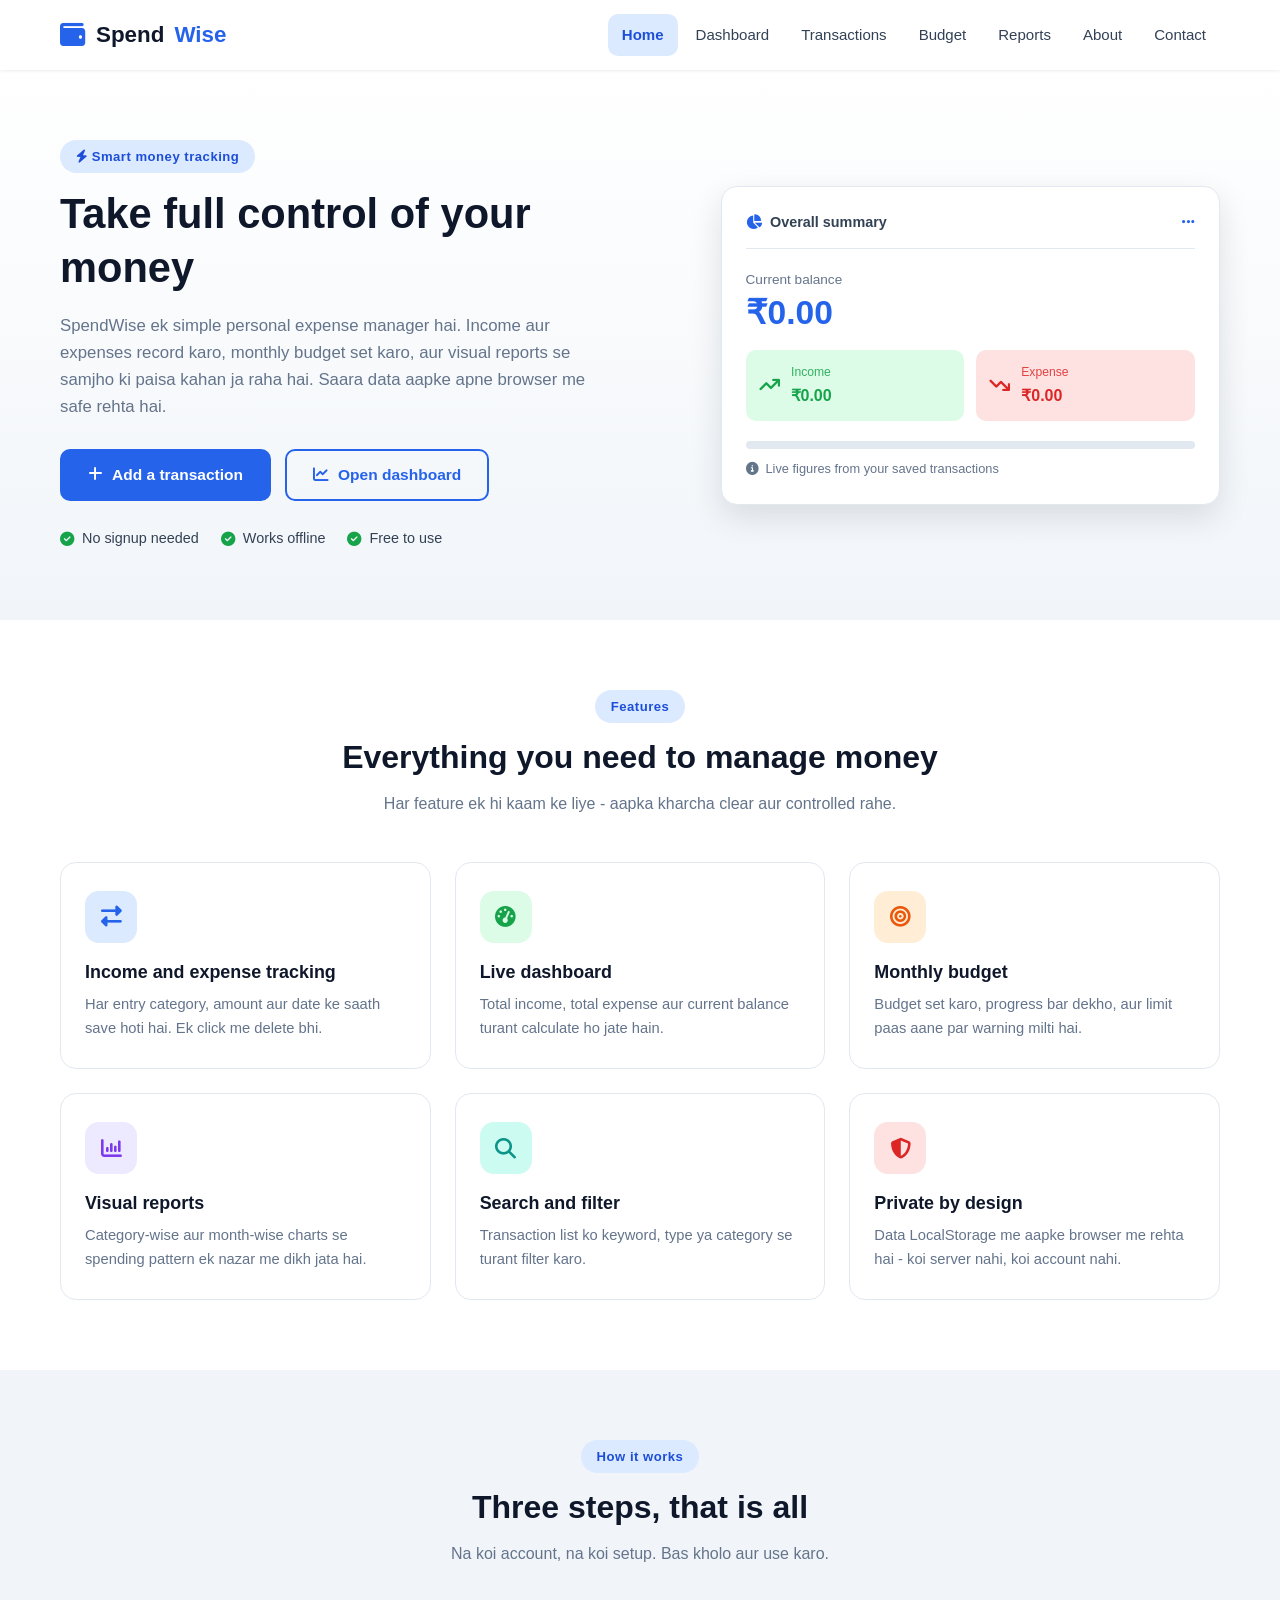
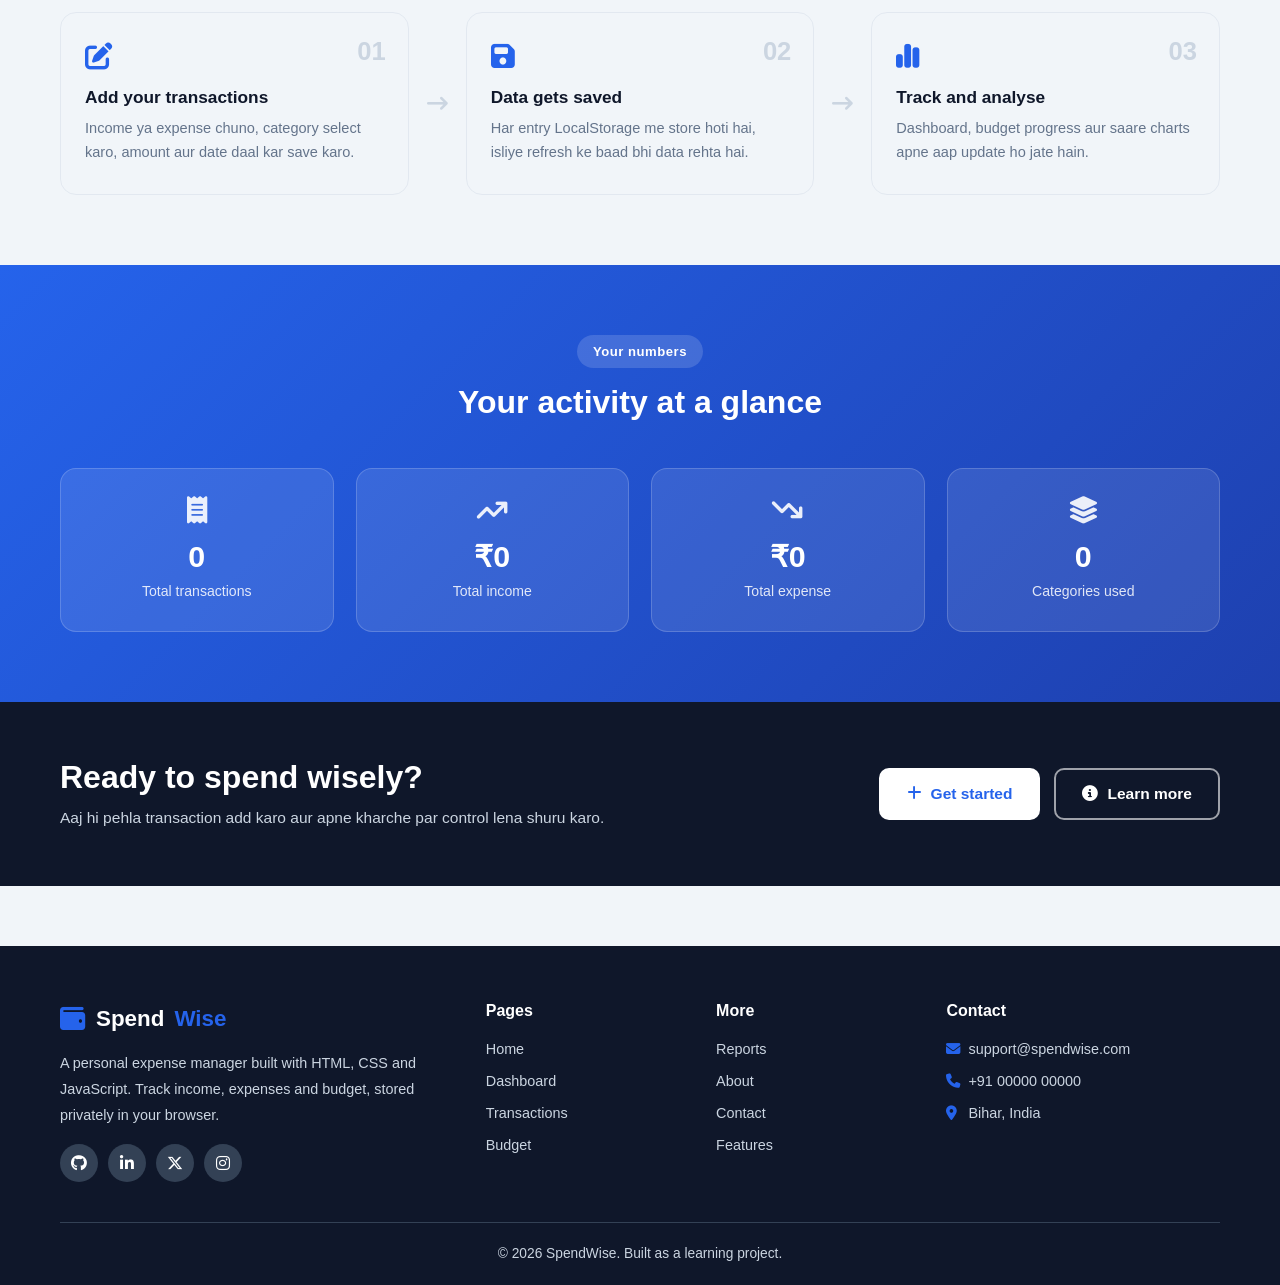
<file: index.html>
<!DOCTYPE html>
<html lang="en">
<head>
    <meta charset="UTF-8">
    <meta name="viewport" content="width=device-width, initial-scale=1.0">
    <title>SpendWise | Personal Expense Manager</title>
    <meta name="description" content="SpendWise - Track income, expenses and budget in one simple personal expense manager.">

    <link rel="stylesheet" href="https://cdnjs.cloudflare.com/ajax/libs/font-awesome/6.5.2/css/all.min.css">
    <link rel="stylesheet" href="css/style.css">
    <link rel="stylesheet" href="css/pages.css">
    <link rel="stylesheet" href="css/responsive.css">
</head>
<body>

    <!-- ============ NAVBAR ============ -->
    <nav class="navbar">
        <div class="nav-container">
            <a href="index.html" class="logo">
                <i class="fa-solid fa-wallet"></i> Spend<span>Wise</span>
            </a>
            <ul class="nav-menu" id="navMenu">
                <li><a href="index.html">Home</a></li>
                <li><a href="dashboard.html">Dashboard</a></li>
                <li><a href="transactions.html">Transactions</a></li>
                <li><a href="budget.html">Budget</a></li>
                <li><a href="reports.html">Reports</a></li>
                <li><a href="about.html">About</a></li>
                <li><a href="contact.html">Contact</a></li>
            </ul>
            <button class="menu-toggle" id="menuToggle" aria-label="Open menu">
                <i class="fa-solid fa-bars"></i>
            </button>
        </div>
    </nav>

    <!-- ============ SECTION 1 : HERO ============ -->
    <section class="hero">
        <div class="container hero-grid">
            <div class="hero-text fade-up">
                <span class="section-tag"><i class="fa-solid fa-bolt"></i> Smart money tracking</span>
                <h1>Take full control of your money</h1>
                <p>
                    SpendWise ek simple personal expense manager hai. Income aur expenses record karo,
                    monthly budget set karo, aur visual reports se samjho ki paisa kahan ja raha hai.
                    Saara data aapke apne browser me safe rehta hai.
                </p>
                <div class="hero-btns">
                    <a href="transactions.html" class="btn btn-primary">
                        <i class="fa-solid fa-plus"></i> Add a transaction
                    </a>
                    <a href="dashboard.html" class="btn btn-outline">
                        <i class="fa-solid fa-chart-line"></i> Open dashboard
                    </a>
                </div>
                <ul class="hero-points">
                    <li><i class="fa-solid fa-circle-check"></i> No signup needed</li>
                    <li><i class="fa-solid fa-circle-check"></i> Works offline</li>
                    <li><i class="fa-solid fa-circle-check"></i> Free to use</li>
                </ul>
            </div>

            <div class="hero-visual fade-up">
                <div class="preview-card">
                    <div class="preview-head">
                        <span><i class="fa-solid fa-chart-pie"></i> Overall summary</span>
                        <i class="fa-solid fa-ellipsis"></i>
                    </div>
                    <div class="preview-balance">
                        <p>Current balance</p>
                        <h3 id="heroBalance">&#8377;0.00</h3>
                    </div>
                    <div class="preview-stats">
                        <div class="preview-stat income">
                            <i class="fa-solid fa-arrow-trend-up"></i>
                            <div>
                                <small>Income</small>
                                <strong id="heroIncome">&#8377;0.00</strong>
                            </div>
                        </div>
                        <div class="preview-stat expense">
                            <i class="fa-solid fa-arrow-trend-down"></i>
                            <div>
                                <small>Expense</small>
                                <strong id="heroExpense">&#8377;0.00</strong>
                            </div>
                        </div>
                    </div>
                    <div class="preview-bar"><div class="preview-bar-fill" id="heroBar"></div></div>
                    <p class="preview-note">
                        <i class="fa-solid fa-circle-info"></i> Live figures from your saved transactions
                    </p>
                </div>
            </div>
        </div>
    </section>

    <!-- ============ SECTION 2 : FEATURES ============ -->
    <section class="section section-alt" id="features">
        <div class="container">
            <div class="section-header">
                <span class="section-tag">Features</span>
                <h2>Everything you need to manage money</h2>
                <p>Har feature ek hi kaam ke liye - aapka kharcha clear aur controlled rahe.</p>
            </div>

            <div class="features-grid">
                <article class="feature-card">
                    <div class="feature-icon blue"><i class="fa-solid fa-right-left"></i></div>
                    <h3>Income and expense tracking</h3>
                    <p>Har entry category, amount aur date ke saath save hoti hai. Ek click me delete bhi.</p>
                </article>
                <article class="feature-card">
                    <div class="feature-icon green"><i class="fa-solid fa-gauge-high"></i></div>
                    <h3>Live dashboard</h3>
                    <p>Total income, total expense aur current balance turant calculate ho jate hain.</p>
                </article>
                <article class="feature-card">
                    <div class="feature-icon orange"><i class="fa-solid fa-bullseye"></i></div>
                    <h3>Monthly budget</h3>
                    <p>Budget set karo, progress bar dekho, aur limit paas aane par warning milti hai.</p>
                </article>
                <article class="feature-card">
                    <div class="feature-icon purple"><i class="fa-solid fa-chart-column"></i></div>
                    <h3>Visual reports</h3>
                    <p>Category-wise aur month-wise charts se spending pattern ek nazar me dikh jata hai.</p>
                </article>
                <article class="feature-card">
                    <div class="feature-icon teal"><i class="fa-solid fa-magnifying-glass"></i></div>
                    <h3>Search and filter</h3>
                    <p>Transaction list ko keyword, type ya category se turant filter karo.</p>
                </article>
                <article class="feature-card">
                    <div class="feature-icon red"><i class="fa-solid fa-shield-halved"></i></div>
                    <h3>Private by design</h3>
                    <p>Data LocalStorage me aapke browser me rehta hai - koi server nahi, koi account nahi.</p>
                </article>
            </div>
        </div>
    </section>

    <!-- ============ SECTION 3 : HOW IT WORKS ============ -->
    <section class="section" id="how">
        <div class="container">
            <div class="section-header">
                <span class="section-tag">How it works</span>
                <h2>Three steps, that is all</h2>
                <p>Na koi account, na koi setup. Bas kholo aur use karo.</p>
            </div>

            <div class="steps-grid">
                <div class="step-card">
                    <span class="step-number">01</span>
                    <i class="fa-solid fa-pen-to-square step-icon"></i>
                    <h3>Add your transactions</h3>
                    <p>Income ya expense chuno, category select karo, amount aur date daal kar save karo.</p>
                </div>
                <div class="step-arrow"><i class="fa-solid fa-arrow-right-long"></i></div>
                <div class="step-card">
                    <span class="step-number">02</span>
                    <i class="fa-solid fa-floppy-disk step-icon"></i>
                    <h3>Data gets saved</h3>
                    <p>Har entry LocalStorage me store hoti hai, isliye refresh ke baad bhi data rehta hai.</p>
                </div>
                <div class="step-arrow"><i class="fa-solid fa-arrow-right-long"></i></div>
                <div class="step-card">
                    <span class="step-number">03</span>
                    <i class="fa-solid fa-chart-simple step-icon"></i>
                    <h3>Track and analyse</h3>
                    <p>Dashboard, budget progress aur saare charts apne aap update ho jate hain.</p>
                </div>
            </div>
        </div>
    </section>

    <!-- ============ SECTION 4 : STATISTICS ============ -->
    <section class="stats-section">
        <div class="container">
            <div class="section-header">
                <span class="section-tag light">Your numbers</span>
                <h2>Your activity at a glance</h2>
            </div>
            <div class="stats-grid">
                <div class="stat-box">
                    <i class="fa-solid fa-receipt"></i>
                    <h3 id="statTransactions">0</h3>
                    <p>Total transactions</p>
                </div>
                <div class="stat-box">
                    <i class="fa-solid fa-arrow-trend-up"></i>
                    <h3 id="statIncome">&#8377;0</h3>
                    <p>Total income</p>
                </div>
                <div class="stat-box">
                    <i class="fa-solid fa-arrow-trend-down"></i>
                    <h3 id="statExpense">&#8377;0</h3>
                    <p>Total expense</p>
                </div>
                <div class="stat-box">
                    <i class="fa-solid fa-layer-group"></i>
                    <h3 id="statCategories">0</h3>
                    <p>Categories used</p>
                </div>
            </div>
        </div>
    </section>

    <!-- ============ SECTION 5 : CTA ============ -->
    <section class="cta-section">
        <div class="container cta-inner">
            <div>
                <h2>Ready to spend wisely?</h2>
                <p>Aaj hi pehla transaction add karo aur apne kharche par control lena shuru karo.</p>
            </div>
            <div class="cta-btns">
                <a href="transactions.html" class="btn btn-light"><i class="fa-solid fa-plus"></i> Get started</a>
                <a href="about.html" class="btn btn-outline-light"><i class="fa-solid fa-circle-info"></i> Learn more</a>
            </div>
        </div>
    </section>

    <!-- ============ FOOTER ============ -->
    <footer class="footer">
        <div class="container">
            <div class="footer-grid">
                <div class="footer-col">
                    <div class="logo"><i class="fa-solid fa-wallet"></i> Spend<span>Wise</span></div>
                    <p>A personal expense manager built with HTML, CSS and JavaScript. Track income, expenses and budget, stored privately in your browser.</p>
                    <div class="social-links">
                        <a href="#" aria-label="GitHub"><i class="fa-brands fa-github"></i></a>
                        <a href="#" aria-label="LinkedIn"><i class="fa-brands fa-linkedin-in"></i></a>
                        <a href="#" aria-label="Twitter"><i class="fa-brands fa-x-twitter"></i></a>
                        <a href="#" aria-label="Instagram"><i class="fa-brands fa-instagram"></i></a>
                    </div>
                </div>
                <div class="footer-col">
                    <h4>Pages</h4>
                    <ul>
                        <li><a href="index.html">Home</a></li>
                        <li><a href="dashboard.html">Dashboard</a></li>
                        <li><a href="transactions.html">Transactions</a></li>
                        <li><a href="budget.html">Budget</a></li>
                    </ul>
                </div>
                <div class="footer-col">
                    <h4>More</h4>
                    <ul>
                        <li><a href="reports.html">Reports</a></li>
                        <li><a href="about.html">About</a></li>
                        <li><a href="contact.html">Contact</a></li>
                        <li><a href="#features">Features</a></li>
                    </ul>
                </div>
                <div class="footer-col">
                    <h4>Contact</h4>
                    <ul>
                        <li><i class="fa-solid fa-envelope"></i> support@spendwise.com</li>
                        <li><i class="fa-solid fa-phone"></i> +91 00000 00000</li>
                        <li><i class="fa-solid fa-location-dot"></i> Bihar, India</li>
                    </ul>
                </div>
            </div>
            <div class="footer-bottom"><p>&copy; 2026 SpendWise. Built as a learning project.</p></div>
        </div>
    </footer>

    <div id="toast"><i class="fa-solid fa-circle-check"></i><span id="toastMessage">Message</span></div>

    <script src="js/main.js"></script>
    <script src="js/home.js"></script>
</body>
</html>
</file>
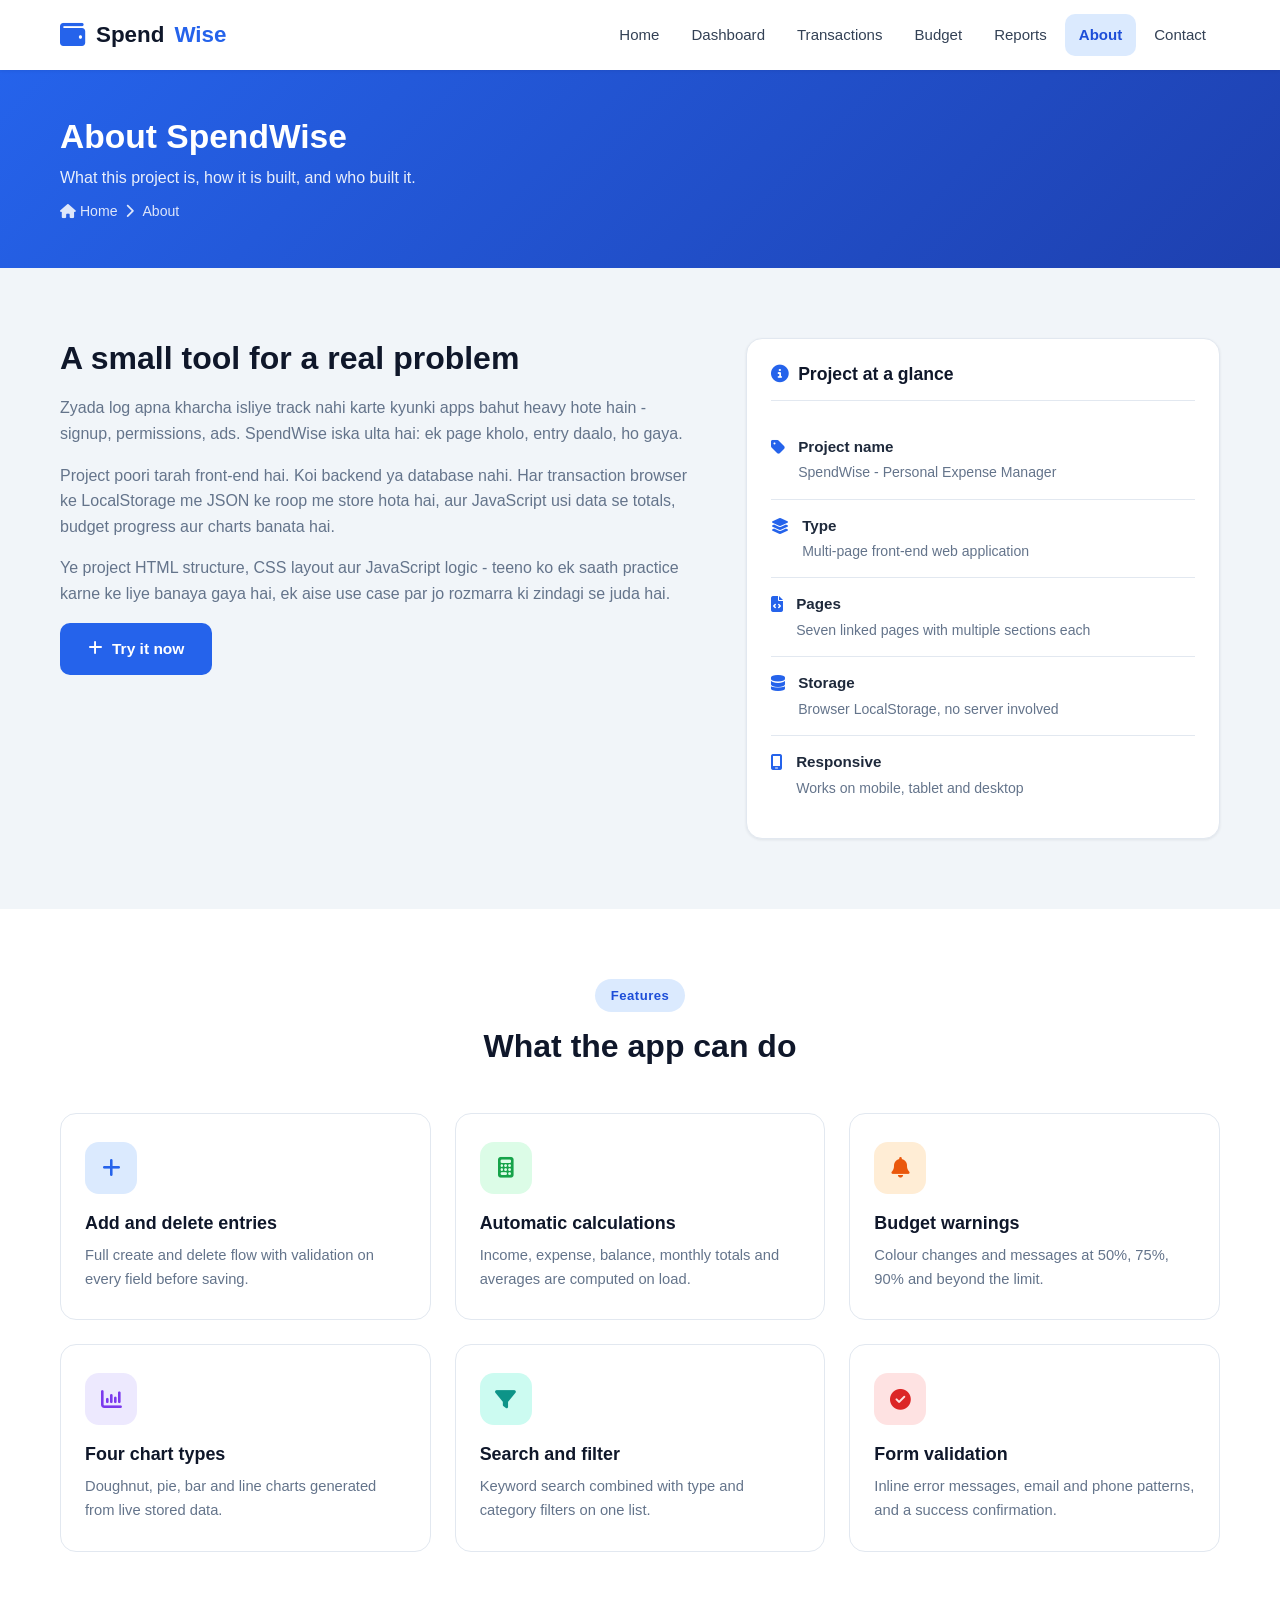
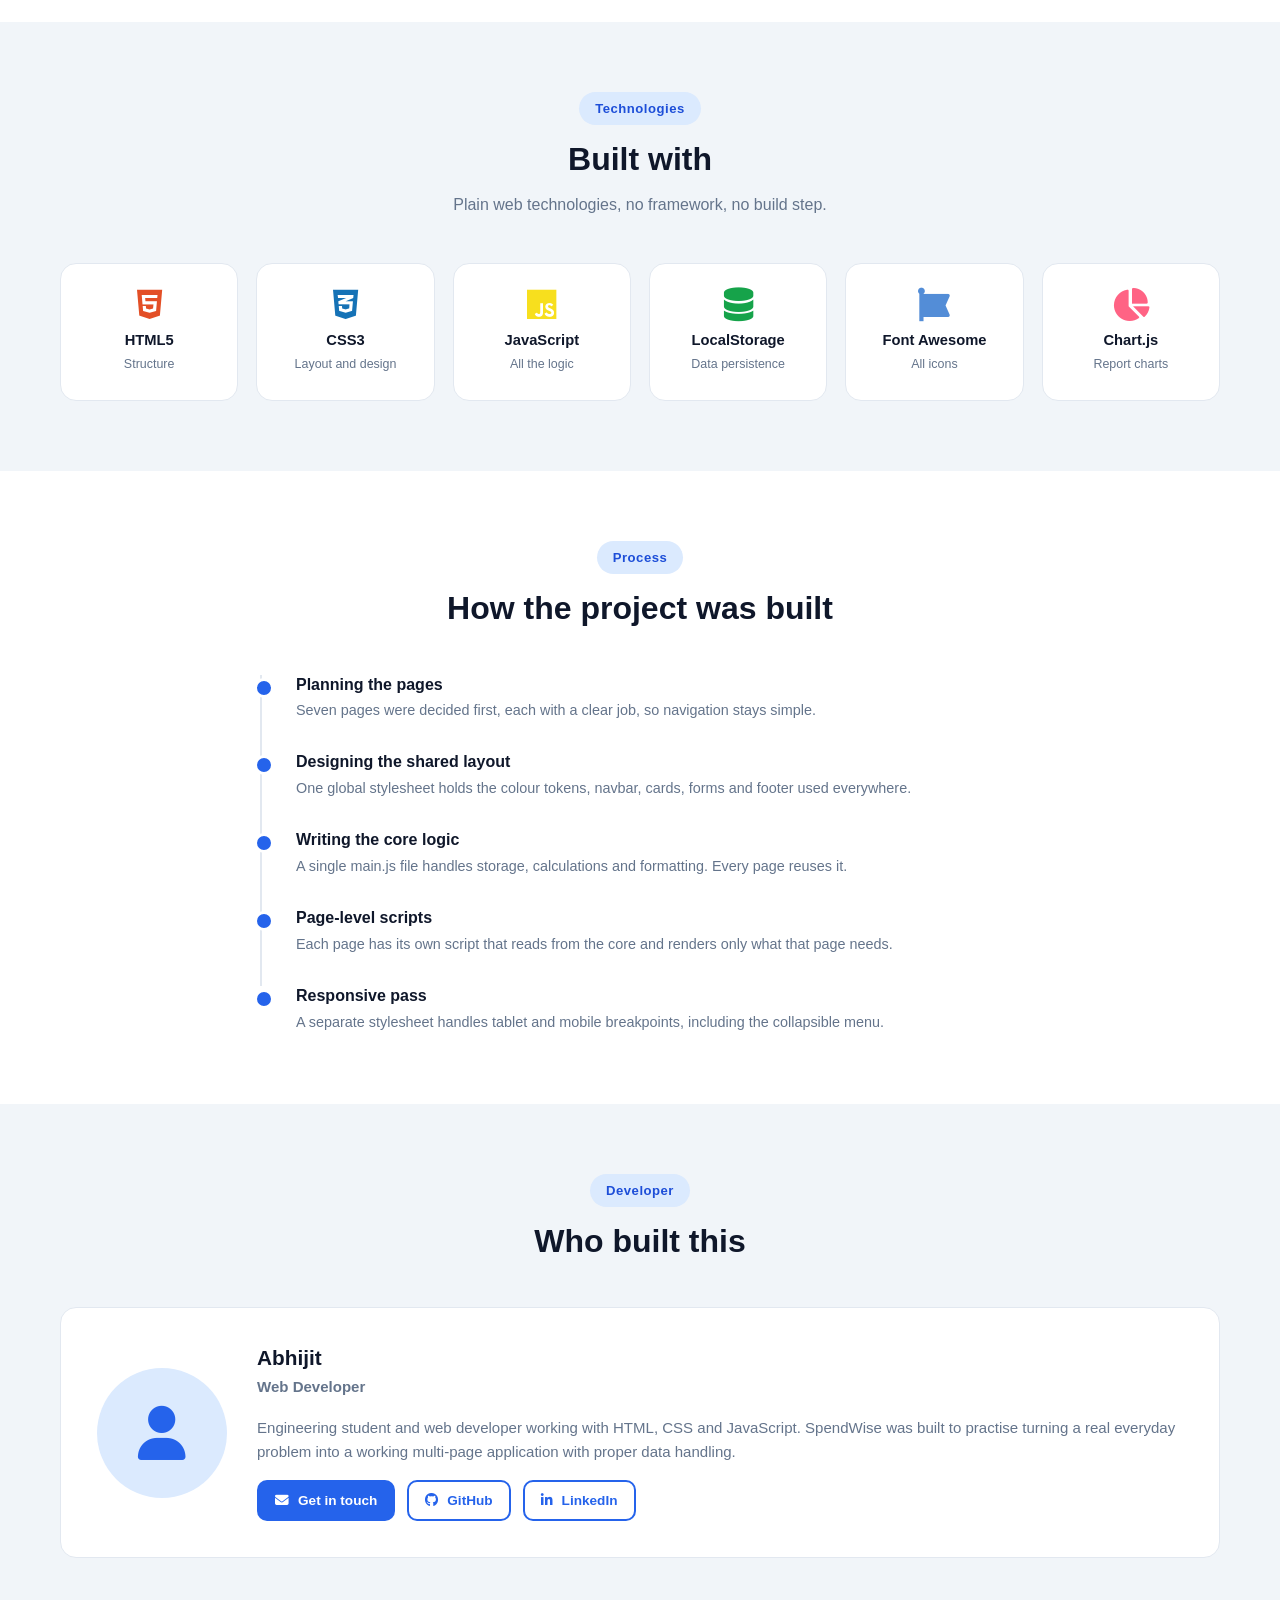
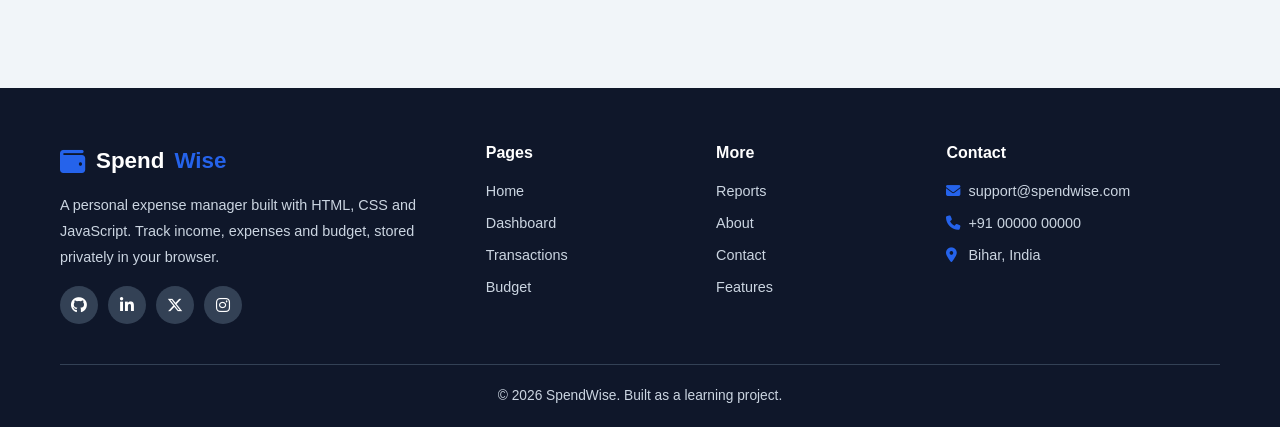
<file: about.html>
<!DOCTYPE html>
<html lang="en">
<head>
    <meta charset="UTF-8">
    <meta name="viewport" content="width=device-width, initial-scale=1.0">
    <title>About | SpendWise</title>
    <meta name="description" content="About the SpendWise project, its features, technologies and developer.">

    <link rel="stylesheet" href="https://cdnjs.cloudflare.com/ajax/libs/font-awesome/6.5.2/css/all.min.css">
    <link rel="stylesheet" href="css/style.css">
    <link rel="stylesheet" href="css/pages.css">
    <link rel="stylesheet" href="css/responsive.css">
</head>
<body>

    <nav class="navbar">
        <div class="nav-container">
            <a href="index.html" class="logo"><i class="fa-solid fa-wallet"></i> Spend<span>Wise</span></a>
            <ul class="nav-menu" id="navMenu">
                <li><a href="index.html">Home</a></li>
                <li><a href="dashboard.html">Dashboard</a></li>
                <li><a href="transactions.html">Transactions</a></li>
                <li><a href="budget.html">Budget</a></li>
                <li><a href="reports.html">Reports</a></li>
                <li><a href="about.html">About</a></li>
                <li><a href="contact.html">Contact</a></li>
            </ul>
            <button class="menu-toggle" id="menuToggle" aria-label="Open menu"><i class="fa-solid fa-bars"></i></button>
        </div>
    </nav>

    <header class="page-header">
        <div class="container">
            <h1>About SpendWise</h1>
            <p>What this project is, how it is built, and who built it.</p>
            <nav class="breadcrumb">
                <a href="index.html"><i class="fa-solid fa-house"></i> Home</a>
                <i class="fa-solid fa-chevron-right"></i>
                <span>About</span>
            </nav>
        </div>
    </header>

    <!-- ============ SECTION 1 : PROJECT INFO ============ -->
    <section class="section">
        <div class="container about-grid">
            <div class="about-text">
                <h2>A small tool for a real problem</h2>
                <p>
                    Zyada log apna kharcha isliye track nahi karte kyunki apps bahut heavy hote hain -
                    signup, permissions, ads. SpendWise iska ulta hai: ek page kholo, entry daalo, ho gaya.
                </p>
                <p>
                    Project poori tarah front-end hai. Koi backend ya database nahi. Har transaction browser
                    ke LocalStorage me JSON ke roop me store hota hai, aur JavaScript usi data se totals,
                    budget progress aur charts banata hai.
                </p>
                <p>
                    Ye project HTML structure, CSS layout aur JavaScript logic - teeno ko ek saath practice
                    karne ke liye banaya gaya hai, ek aise use case par jo rozmarra ki zindagi se juda hai.
                </p>
                <a href="transactions.html" class="btn btn-primary">
                    <i class="fa-solid fa-plus"></i> Try it now
                </a>
            </div>

            <div class="card">
                <div class="card-header"><h3><i class="fa-solid fa-circle-info"></i> Project at a glance</h3></div>
                <ul class="info-list">
                    <li>
                        <i class="fa-solid fa-tag"></i>
                        <div><strong>Project name</strong><span>SpendWise - Personal Expense Manager</span></div>
                    </li>
                    <li>
                        <i class="fa-solid fa-layer-group"></i>
                        <div><strong>Type</strong><span>Multi-page front-end web application</span></div>
                    </li>
                    <li>
                        <i class="fa-solid fa-file-code"></i>
                        <div><strong>Pages</strong><span>Seven linked pages with multiple sections each</span></div>
                    </li>
                    <li>
                        <i class="fa-solid fa-database"></i>
                        <div><strong>Storage</strong><span>Browser LocalStorage, no server involved</span></div>
                    </li>
                    <li>
                        <i class="fa-solid fa-mobile-screen"></i>
                        <div><strong>Responsive</strong><span>Works on mobile, tablet and desktop</span></div>
                    </li>
                </ul>
            </div>
        </div>
    </section>

    <!-- ============ SECTION 2 : FEATURES ============ -->
    <section class="section section-alt">
        <div class="container">
            <div class="section-header">
                <span class="section-tag">Features</span>
                <h2>What the app can do</h2>
            </div>

            <div class="features-grid">
                <article class="feature-card">
                    <div class="feature-icon blue"><i class="fa-solid fa-plus"></i></div>
                    <h3>Add and delete entries</h3>
                    <p>Full create and delete flow with validation on every field before saving.</p>
                </article>
                <article class="feature-card">
                    <div class="feature-icon green"><i class="fa-solid fa-calculator"></i></div>
                    <h3>Automatic calculations</h3>
                    <p>Income, expense, balance, monthly totals and averages are computed on load.</p>
                </article>
                <article class="feature-card">
                    <div class="feature-icon orange"><i class="fa-solid fa-bell"></i></div>
                    <h3>Budget warnings</h3>
                    <p>Colour changes and messages at 50%, 75%, 90% and beyond the limit.</p>
                </article>
                <article class="feature-card">
                    <div class="feature-icon purple"><i class="fa-solid fa-chart-column"></i></div>
                    <h3>Four chart types</h3>
                    <p>Doughnut, pie, bar and line charts generated from live stored data.</p>
                </article>
                <article class="feature-card">
                    <div class="feature-icon teal"><i class="fa-solid fa-filter"></i></div>
                    <h3>Search and filter</h3>
                    <p>Keyword search combined with type and category filters on one list.</p>
                </article>
                <article class="feature-card">
                    <div class="feature-icon red"><i class="fa-solid fa-circle-check"></i></div>
                    <h3>Form validation</h3>
                    <p>Inline error messages, email and phone patterns, and a success confirmation.</p>
                </article>
            </div>
        </div>
    </section>

    <!-- ============ SECTION 3 : TECHNOLOGIES ============ -->
    <section class="section">
        <div class="container">
            <div class="section-header">
                <span class="section-tag">Technologies</span>
                <h2>Built with</h2>
                <p>Plain web technologies, no framework, no build step.</p>
            </div>

            <div class="tech-grid">
                <div class="tech-card">
                    <i class="fa-brands fa-html5 tech-html"></i>
                    <h4>HTML5</h4>
                    <span>Structure</span>
                </div>
                <div class="tech-card">
                    <i class="fa-brands fa-css3-alt tech-css"></i>
                    <h4>CSS3</h4>
                    <span>Layout and design</span>
                </div>
                <div class="tech-card">
                    <i class="fa-brands fa-js tech-js"></i>
                    <h4>JavaScript</h4>
                    <span>All the logic</span>
                </div>
                <div class="tech-card">
                    <i class="fa-solid fa-database tech-store"></i>
                    <h4>LocalStorage</h4>
                    <span>Data persistence</span>
                </div>
                <div class="tech-card">
                    <i class="fa-brands fa-font-awesome tech-fa"></i>
                    <h4>Font Awesome</h4>
                    <span>All icons</span>
                </div>
                <div class="tech-card">
                    <i class="fa-solid fa-chart-pie tech-chart"></i>
                    <h4>Chart.js</h4>
                    <span>Report charts</span>
                </div>
            </div>
        </div>
    </section>

    <!-- ============ SECTION 4 : HOW IT WAS BUILT ============ -->
    <section class="section section-alt">
        <div class="container">
            <div class="section-header">
                <span class="section-tag">Process</span>
                <h2>How the project was built</h2>
            </div>

            <div class="timeline">
                <div class="timeline-item">
                    <h4>Planning the pages</h4>
                    <p>Seven pages were decided first, each with a clear job, so navigation stays simple.</p>
                </div>
                <div class="timeline-item">
                    <h4>Designing the shared layout</h4>
                    <p>One global stylesheet holds the colour tokens, navbar, cards, forms and footer used everywhere.</p>
                </div>
                <div class="timeline-item">
                    <h4>Writing the core logic</h4>
                    <p>A single main.js file handles storage, calculations and formatting. Every page reuses it.</p>
                </div>
                <div class="timeline-item">
                    <h4>Page-level scripts</h4>
                    <p>Each page has its own script that reads from the core and renders only what that page needs.</p>
                </div>
                <div class="timeline-item">
                    <h4>Responsive pass</h4>
                    <p>A separate stylesheet handles tablet and mobile breakpoints, including the collapsible menu.</p>
                </div>
            </div>
        </div>
    </section>

    <!-- ============ SECTION 5 : DEVELOPER ============ -->
    <section class="section">
        <div class="container">
            <div class="section-header">
                <span class="section-tag">Developer</span>
                <h2>Who built this</h2>
            </div>

            <div class="developer-card">
                <div class="dev-avatar"><i class="fa-solid fa-user"></i></div>
                <div class="dev-info">
                    <h3>Abhijit</h3>
                    <p class="dev-role">Web Developer</p>
                    <p>
                        Engineering student and web developer working with HTML, CSS and JavaScript.
                        SpendWise was built to practise turning a real everyday problem into a working
                        multi-page application with proper data handling.
                    </p>
                    <div class="dev-links">
                        <a href="contact.html" class="btn btn-primary btn-sm"><i class="fa-solid fa-envelope"></i> Get in touch</a>
                        <a href="#" class="btn btn-outline btn-sm"><i class="fa-brands fa-github"></i> GitHub</a>
                        <a href="#" class="btn btn-outline btn-sm"><i class="fa-brands fa-linkedin-in"></i> LinkedIn</a>
                    </div>
                </div>
            </div>
        </div>
    </section>

    <footer class="footer">
        <div class="container">
            <div class="footer-grid">
                <div class="footer-col">
                    <div class="logo"><i class="fa-solid fa-wallet"></i> Spend<span>Wise</span></div>
                    <p>A personal expense manager built with HTML, CSS and JavaScript. Track income, expenses and budget, stored privately in your browser.</p>
                    <div class="social-links">
                        <a href="#" aria-label="GitHub"><i class="fa-brands fa-github"></i></a>
                        <a href="#" aria-label="LinkedIn"><i class="fa-brands fa-linkedin-in"></i></a>
                        <a href="#" aria-label="Twitter"><i class="fa-brands fa-x-twitter"></i></a>
                        <a href="#" aria-label="Instagram"><i class="fa-brands fa-instagram"></i></a>
                    </div>
                </div>
                <div class="footer-col">
                    <h4>Pages</h4>
                    <ul>
                        <li><a href="index.html">Home</a></li>
                        <li><a href="dashboard.html">Dashboard</a></li>
                        <li><a href="transactions.html">Transactions</a></li>
                        <li><a href="budget.html">Budget</a></li>
                    </ul>
                </div>
                <div class="footer-col">
                    <h4>More</h4>
                    <ul>
                        <li><a href="reports.html">Reports</a></li>
                        <li><a href="about.html">About</a></li>
                        <li><a href="contact.html">Contact</a></li>
                        <li><a href="index.html#features">Features</a></li>
                    </ul>
                </div>
                <div class="footer-col">
                    <h4>Contact</h4>
                    <ul>
                        <li><i class="fa-solid fa-envelope"></i> support@spendwise.com</li>
                        <li><i class="fa-solid fa-phone"></i> +91 00000 00000</li>
                        <li><i class="fa-solid fa-location-dot"></i> Bihar, India</li>
                    </ul>
                </div>
            </div>
            <div class="footer-bottom"><p>&copy; 2026 SpendWise. Built as a learning project.</p></div>
        </div>
    </footer>

    <div id="toast"><i class="fa-solid fa-circle-check"></i><span id="toastMessage">Message</span></div>

    <script src="js/main.js"></script>
</body>
</html>
</file>
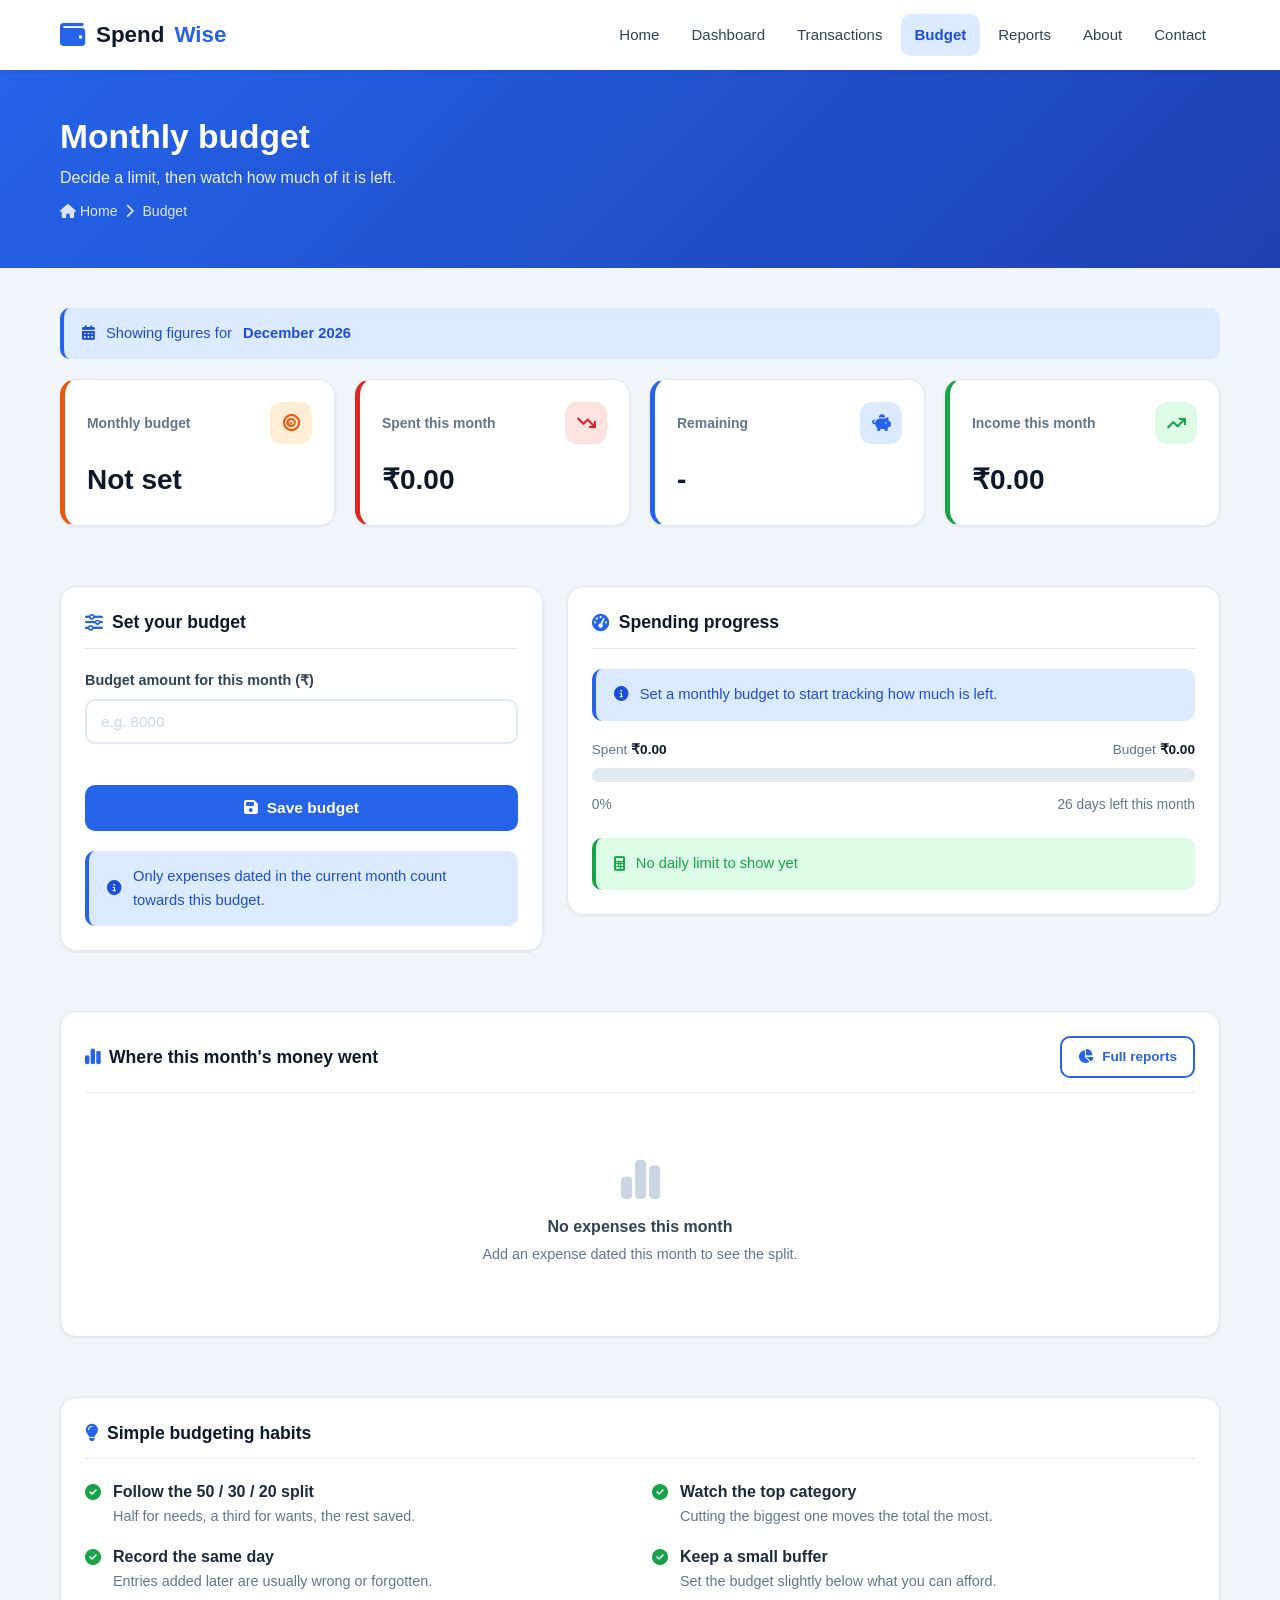
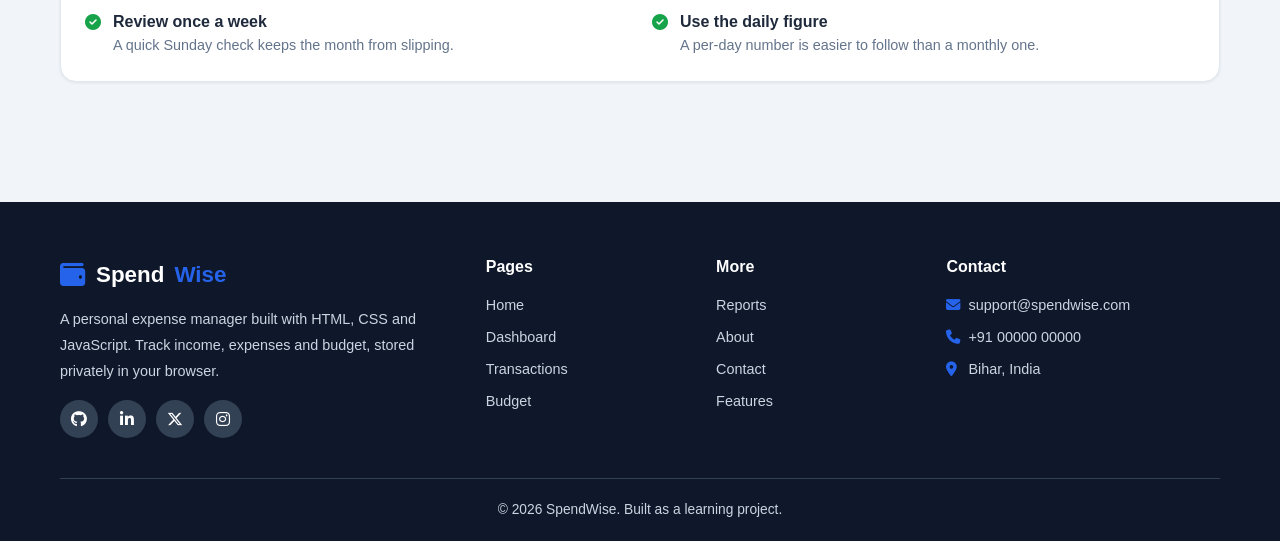
<file: budget.html>
<!DOCTYPE html>
<html lang="en">
<head>
    <meta charset="UTF-8">
    <meta name="viewport" content="width=device-width, initial-scale=1.0">
    <title>Budget | SpendWise</title>
    <meta name="description" content="Set a monthly budget, watch the progress bar and get a warning before you overspend.">

    <link rel="stylesheet" href="https://cdnjs.cloudflare.com/ajax/libs/font-awesome/6.5.2/css/all.min.css">
    <link rel="stylesheet" href="css/style.css">
    <link rel="stylesheet" href="css/dashboard.css">
    <link rel="stylesheet" href="css/responsive.css">
</head>
<body>

    <nav class="navbar">
        <div class="nav-container">
            <a href="index.html" class="logo"><i class="fa-solid fa-wallet"></i> Spend<span>Wise</span></a>
            <ul class="nav-menu" id="navMenu">
                <li><a href="index.html">Home</a></li>
                <li><a href="dashboard.html">Dashboard</a></li>
                <li><a href="transactions.html">Transactions</a></li>
                <li><a href="budget.html">Budget</a></li>
                <li><a href="reports.html">Reports</a></li>
                <li><a href="about.html">About</a></li>
                <li><a href="contact.html">Contact</a></li>
            </ul>
            <button class="menu-toggle" id="menuToggle" aria-label="Open menu"><i class="fa-solid fa-bars"></i></button>
        </div>
    </nav>

    <header class="page-header">
        <div class="container">
            <h1>Monthly budget</h1>
            <p>Decide a limit, then watch how much of it is left.</p>
            <nav class="breadcrumb">
                <a href="index.html"><i class="fa-solid fa-house"></i> Home</a>
                <i class="fa-solid fa-chevron-right"></i>
                <span>Budget</span>
            </nav>
        </div>
    </header>

    <!-- ============ SECTION 1 : BUDGET STATS ============ -->
    <section class="app-section">
        <div class="container">
            <div class="alert alert-info" style="margin-bottom:20px">
                <i class="fa-solid fa-calendar-days"></i> Showing figures for <strong id="currentMonthLabel">this month</strong>
            </div>

            <div class="summary-grid">
                <div class="summary-card budget-card">
                    <div class="summary-top">
                        <p>Monthly budget</p>
                        <div class="summary-icon"><i class="fa-solid fa-bullseye"></i></div>
                    </div>
                    <div class="summary-value" id="statBudget">Not set</div>
                </div>
                <div class="summary-card expense-card">
                    <div class="summary-top">
                        <p>Spent this month</p>
                        <div class="summary-icon"><i class="fa-solid fa-arrow-trend-down"></i></div>
                    </div>
                    <div class="summary-value text-danger" id="statSpent">&#8377;0.00</div>
                </div>
                <div class="summary-card balance-card">
                    <div class="summary-top">
                        <p>Remaining</p>
                        <div class="summary-icon"><i class="fa-solid fa-piggy-bank"></i></div>
                    </div>
                    <div class="summary-value" id="statRemaining">-</div>
                </div>
                <div class="summary-card income-card">
                    <div class="summary-top">
                        <p>Income this month</p>
                        <div class="summary-icon"><i class="fa-solid fa-arrow-trend-up"></i></div>
                    </div>
                    <div class="summary-value text-success" id="statMonthIncome">&#8377;0.00</div>
                </div>
            </div>
        </div>
    </section>

    <!-- ============ SECTION 2 : SET BUDGET + PROGRESS ============ -->
    <section class="app-section">
        <div class="container form-col-grid">

            <div class="card">
                <div class="card-header"><h3><i class="fa-solid fa-sliders"></i> Set your budget</h3></div>

                <form id="budgetForm" novalidate>
                    <div class="form-group">
                        <label for="budgetInput">Budget amount for this month (&#8377;)</label>
                        <input type="number" id="budgetInput" class="form-control" placeholder="e.g. 8000" step="1" min="0">
                        <span class="error-message" id="budgetInputError"></span>
                    </div>

                    <button type="submit" class="btn btn-primary btn-block">
                        <i class="fa-solid fa-floppy-disk"></i> Save budget
                    </button>

                    <button type="button" class="btn btn-secondary btn-block hidden" id="removeBudget" style="margin-top:12px">
                        <i class="fa-solid fa-xmark"></i> Remove budget
                    </button>
                </form>

                <div class="alert alert-info" style="margin-top:20px;margin-bottom:0">
                    <i class="fa-solid fa-circle-info"></i> Only expenses dated in the current month count towards this budget.
                </div>
            </div>

            <div class="card">
                <div class="card-header"><h3><i class="fa-solid fa-gauge-high"></i> Spending progress</h3></div>

                <div id="budgetWarning" class="alert alert-info">
                    <i class="fa-solid fa-circle-info"></i> Loading...
                </div>

                <div class="progress-wrap">
                    <div class="progress-labels">
                        <span>Spent <strong id="progressSpent">&#8377;0.00</strong></span>
                        <span>Budget <strong id="progressBudget">&#8377;0.00</strong></span>
                    </div>
                    <div class="progress-track">
                        <div class="progress-fill level-ok" id="budgetProgressBar"></div>
                    </div>
                    <div class="progress-meta">
                        <span id="progressPercent">0%</span>
                        <span id="daysLeft">0 days left this month</span>
                    </div>
                </div>

                <div class="alert alert-success" style="margin-top:22px;margin-bottom:0">
                    <i class="fa-solid fa-calculator"></i> <span id="dailyAllowance">No daily limit to show yet</span>
                </div>
            </div>

        </div>
    </section>

    <!-- ============ SECTION 3 : CATEGORY SHARE ============ -->
    <section class="app-section">
        <div class="container">
            <div class="card">
                <div class="card-header">
                    <h3><i class="fa-solid fa-chart-simple"></i> Where this month's money went</h3>
                    <a href="reports.html" class="btn btn-outline btn-sm"><i class="fa-solid fa-chart-pie"></i> Full reports</a>
                </div>
                <ul class="cat-list" id="budgetCategoryList"></ul>
                <div class="empty-state hidden" id="budgetCategoryEmpty">
                    <i class="fa-solid fa-chart-simple"></i>
                    <h4>No expenses this month</h4>
                    <p>Add an expense dated this month to see the split.</p>
                </div>
            </div>
        </div>
    </section>

    <!-- ============ SECTION 4 : BUDGETING TIPS ============ -->
    <section class="app-section">
        <div class="container">
            <div class="card">
                <div class="card-header"><h3><i class="fa-solid fa-lightbulb"></i> Simple budgeting habits</h3></div>
                <div class="two-col">
                    <ul class="cat-list">
                        <li style="display:flex;gap:12px;margin-bottom:16px">
                            <i class="fa-solid fa-circle-check" style="color:var(--success);margin-top:5px"></i>
                            <div><strong>Follow the 50 / 30 / 20 split</strong>
                                <p style="font-size:0.9rem;color:var(--gray-500)">Half for needs, a third for wants, the rest saved.</p></div>
                        </li>
                        <li style="display:flex;gap:12px;margin-bottom:16px">
                            <i class="fa-solid fa-circle-check" style="color:var(--success);margin-top:5px"></i>
                            <div><strong>Record the same day</strong>
                                <p style="font-size:0.9rem;color:var(--gray-500)">Entries added later are usually wrong or forgotten.</p></div>
                        </li>
                        <li style="display:flex;gap:12px">
                            <i class="fa-solid fa-circle-check" style="color:var(--success);margin-top:5px"></i>
                            <div><strong>Review once a week</strong>
                                <p style="font-size:0.9rem;color:var(--gray-500)">A quick Sunday check keeps the month from slipping.</p></div>
                        </li>
                    </ul>
                    <ul class="cat-list">
                        <li style="display:flex;gap:12px;margin-bottom:16px">
                            <i class="fa-solid fa-circle-check" style="color:var(--success);margin-top:5px"></i>
                            <div><strong>Watch the top category</strong>
                                <p style="font-size:0.9rem;color:var(--gray-500)">Cutting the biggest one moves the total the most.</p></div>
                        </li>
                        <li style="display:flex;gap:12px;margin-bottom:16px">
                            <i class="fa-solid fa-circle-check" style="color:var(--success);margin-top:5px"></i>
                            <div><strong>Keep a small buffer</strong>
                                <p style="font-size:0.9rem;color:var(--gray-500)">Set the budget slightly below what you can afford.</p></div>
                        </li>
                        <li style="display:flex;gap:12px">
                            <i class="fa-solid fa-circle-check" style="color:var(--success);margin-top:5px"></i>
                            <div><strong>Use the daily figure</strong>
                                <p style="font-size:0.9rem;color:var(--gray-500)">A per-day number is easier to follow than a monthly one.</p></div>
                        </li>
                    </ul>
                </div>
            </div>
        </div>
    </section>

    <footer class="footer">
        <div class="container">
            <div class="footer-grid">
                <div class="footer-col">
                    <div class="logo"><i class="fa-solid fa-wallet"></i> Spend<span>Wise</span></div>
                    <p>A personal expense manager built with HTML, CSS and JavaScript. Track income, expenses and budget, stored privately in your browser.</p>
                    <div class="social-links">
                        <a href="#" aria-label="GitHub"><i class="fa-brands fa-github"></i></a>
                        <a href="#" aria-label="LinkedIn"><i class="fa-brands fa-linkedin-in"></i></a>
                        <a href="#" aria-label="Twitter"><i class="fa-brands fa-x-twitter"></i></a>
                        <a href="#" aria-label="Instagram"><i class="fa-brands fa-instagram"></i></a>
                    </div>
                </div>
                <div class="footer-col">
                    <h4>Pages</h4>
                    <ul>
                        <li><a href="index.html">Home</a></li>
                        <li><a href="dashboard.html">Dashboard</a></li>
                        <li><a href="transactions.html">Transactions</a></li>
                        <li><a href="budget.html">Budget</a></li>
                    </ul>
                </div>
                <div class="footer-col">
                    <h4>More</h4>
                    <ul>
                        <li><a href="reports.html">Reports</a></li>
                        <li><a href="about.html">About</a></li>
                        <li><a href="contact.html">Contact</a></li>
                        <li><a href="index.html#features">Features</a></li>
                    </ul>
                </div>
                <div class="footer-col">
                    <h4>Contact</h4>
                    <ul>
                        <li><i class="fa-solid fa-envelope"></i> support@spendwise.com</li>
                        <li><i class="fa-solid fa-phone"></i> +91 00000 00000</li>
                        <li><i class="fa-solid fa-location-dot"></i> Bihar, India</li>
                    </ul>
                </div>
            </div>
            <div class="footer-bottom"><p>&copy; 2026 SpendWise. Built as a learning project.</p></div>
        </div>
    </footer>

    <div id="toast"><i class="fa-solid fa-circle-check"></i><span id="toastMessage">Message</span></div>

    <script src="js/main.js"></script>
    <script src="js/budget.js"></script>
</body>
</html>
</file>
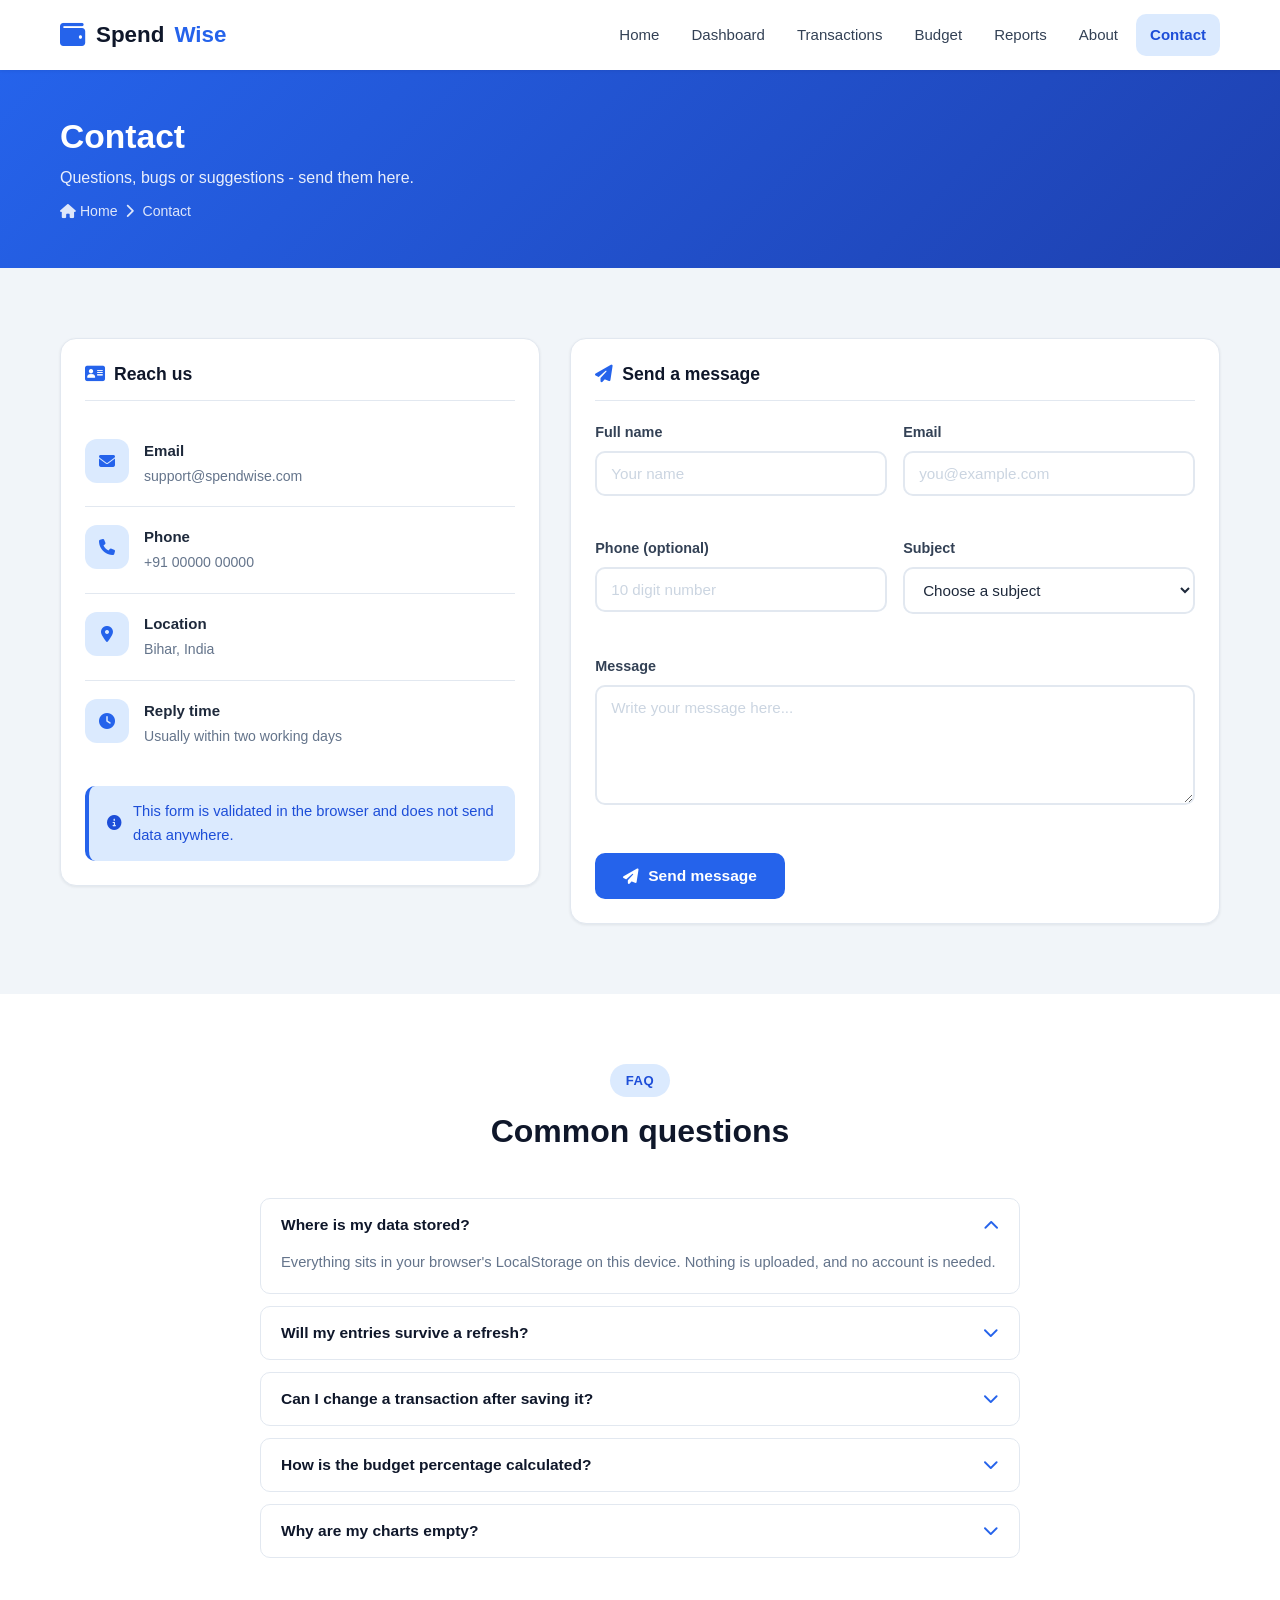
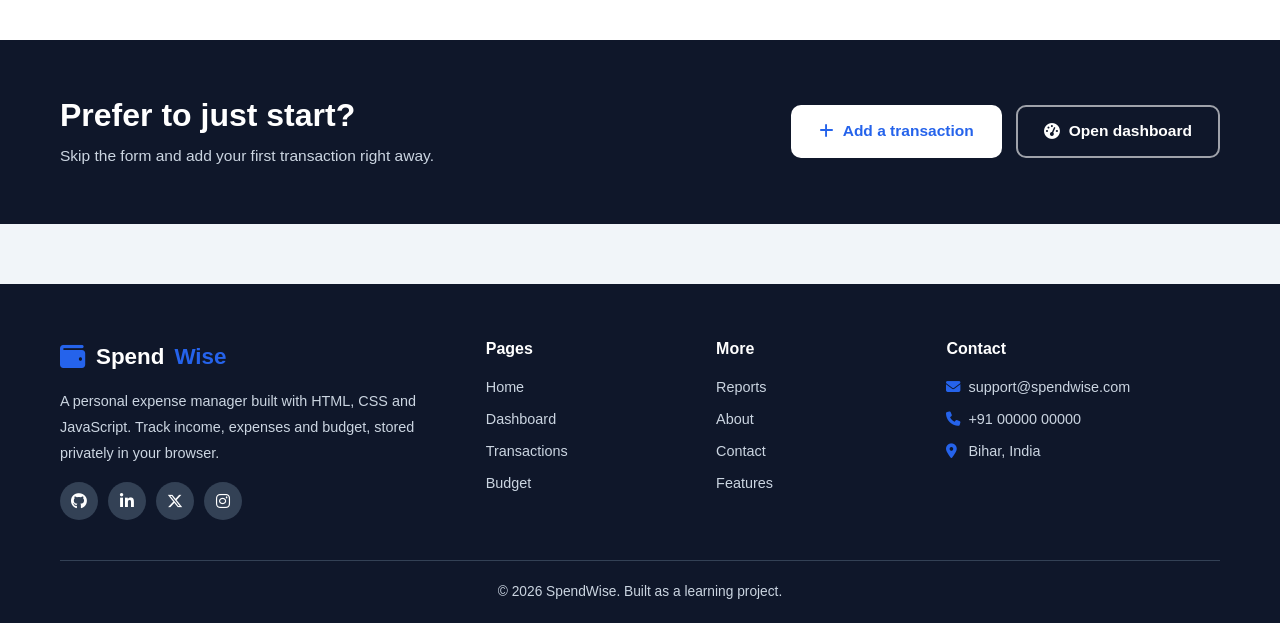
<file: contact.html>
<!DOCTYPE html>
<html lang="en">
<head>
    <meta charset="UTF-8">
    <meta name="viewport" content="width=device-width, initial-scale=1.0">
    <title>Contact | SpendWise</title>
    <meta name="description" content="Send a message, report a bug or ask a question about SpendWise.">

    <link rel="stylesheet" href="https://cdnjs.cloudflare.com/ajax/libs/font-awesome/6.5.2/css/all.min.css">
    <link rel="stylesheet" href="css/style.css">
    <link rel="stylesheet" href="css/pages.css">
    <link rel="stylesheet" href="css/responsive.css">
</head>
<body>

    <nav class="navbar">
        <div class="nav-container">
            <a href="index.html" class="logo"><i class="fa-solid fa-wallet"></i> Spend<span>Wise</span></a>
            <ul class="nav-menu" id="navMenu">
                <li><a href="index.html">Home</a></li>
                <li><a href="dashboard.html">Dashboard</a></li>
                <li><a href="transactions.html">Transactions</a></li>
                <li><a href="budget.html">Budget</a></li>
                <li><a href="reports.html">Reports</a></li>
                <li><a href="about.html">About</a></li>
                <li><a href="contact.html">Contact</a></li>
            </ul>
            <button class="menu-toggle" id="menuToggle" aria-label="Open menu"><i class="fa-solid fa-bars"></i></button>
        </div>
    </nav>

    <header class="page-header">
        <div class="container">
            <h1>Contact</h1>
            <p>Questions, bugs or suggestions - send them here.</p>
            <nav class="breadcrumb">
                <a href="index.html"><i class="fa-solid fa-house"></i> Home</a>
                <i class="fa-solid fa-chevron-right"></i>
                <span>Contact</span>
            </nav>
        </div>
    </header>

    <!-- ============ SECTION 1 : INFO + FORM ============ -->
    <section class="section">
        <div class="container contact-grid">

            <div class="card">
                <div class="card-header"><h3><i class="fa-solid fa-address-card"></i> Reach us</h3></div>
                <ul class="contact-info-list">
                    <li>
                        <div class="contact-icon"><i class="fa-solid fa-envelope"></i></div>
                        <div><strong>Email</strong><span>support@spendwise.com</span></div>
                    </li>
                    <li>
                        <div class="contact-icon"><i class="fa-solid fa-phone"></i></div>
                        <div><strong>Phone</strong><span>+91 00000 00000</span></div>
                    </li>
                    <li>
                        <div class="contact-icon"><i class="fa-solid fa-location-dot"></i></div>
                        <div><strong>Location</strong><span>Bihar, India</span></div>
                    </li>
                    <li>
                        <div class="contact-icon"><i class="fa-solid fa-clock"></i></div>
                        <div><strong>Reply time</strong><span>Usually within two working days</span></div>
                    </li>
                </ul>

                <div class="alert alert-info" style="margin-top:20px;margin-bottom:0">
                    <i class="fa-solid fa-circle-info"></i> This form is validated in the browser and does not send data anywhere.
                </div>
            </div>

            <div class="card">
                <div class="card-header"><h3><i class="fa-solid fa-paper-plane"></i> Send a message</h3></div>

                <div class="alert alert-success hidden" id="formSuccess"></div>

                <form id="contactForm" novalidate>
                    <div class="form-row">
                        <div class="form-group">
                            <label for="name">Full name</label>
                            <input type="text" id="name" class="form-control" placeholder="Your name">
                            <span class="error-message" id="nameError"></span>
                        </div>
                        <div class="form-group">
                            <label for="email">Email</label>
                            <input type="email" id="email" class="form-control" placeholder="you@example.com">
                            <span class="error-message" id="emailError"></span>
                        </div>
                    </div>

                    <div class="form-row">
                        <div class="form-group">
                            <label for="phone">Phone (optional)</label>
                            <input type="tel" id="phone" class="form-control" placeholder="10 digit number">
                            <span class="error-message" id="phoneError"></span>
                        </div>
                        <div class="form-group">
                            <label for="subject">Subject</label>
                            <select id="subject" class="form-control">
                                <option value="">Choose a subject</option>
                                <option value="feedback">Feedback</option>
                                <option value="bug">Report a bug</option>
                                <option value="feature">Feature request</option>
                                <option value="other">Something else</option>
                            </select>
                            <span class="error-message" id="subjectError"></span>
                        </div>
                    </div>

                    <div class="form-group">
                        <label for="message">Message</label>
                        <textarea id="message" class="form-control" placeholder="Write your message here..."></textarea>
                        <span class="error-message" id="messageError"></span>
                    </div>

                    <button type="submit" class="btn btn-primary">
                        <i class="fa-solid fa-paper-plane"></i> Send message
                    </button>
                </form>
            </div>

        </div>
    </section>

    <!-- ============ SECTION 2 : FAQ ============ -->
    <section class="section section-alt">
        <div class="container">
            <div class="section-header">
                <span class="section-tag">FAQ</span>
                <h2>Common questions</h2>
            </div>

            <div style="max-width:760px;margin:0 auto">
                <div class="faq-item open">
                    <button class="faq-question">
                        Where is my data stored?
                        <i class="fa-solid fa-chevron-down"></i>
                    </button>
                    <div class="faq-answer">
                        Everything sits in your browser's LocalStorage on this device. Nothing is uploaded, and no account is needed.
                    </div>
                </div>

                <div class="faq-item">
                    <button class="faq-question">
                        Will my entries survive a refresh?
                        <i class="fa-solid fa-chevron-down"></i>
                    </button>
                    <div class="faq-answer">
                        Yes. They stay until you delete them or clear your browser data. Using a different browser or device shows a separate, empty list.
                    </div>
                </div>

                <div class="faq-item">
                    <button class="faq-question">
                        Can I change a transaction after saving it?
                        <i class="fa-solid fa-chevron-down"></i>
                    </button>
                    <div class="faq-answer">
                        Delete the entry from the Transactions page and add the corrected one. Deleting is instant and asks for confirmation first.
                    </div>
                </div>

                <div class="faq-item">
                    <button class="faq-question">
                        How is the budget percentage calculated?
                        <i class="fa-solid fa-chevron-down"></i>
                    </button>
                    <div class="faq-answer">
                        Only expenses dated inside the current calendar month count. That total is divided by your saved budget to get the percentage.
                    </div>
                </div>

                <div class="faq-item">
                    <button class="faq-question">
                        Why are my charts empty?
                        <i class="fa-solid fa-chevron-down"></i>
                    </button>
                    <div class="faq-answer">
                        Charts are built from saved transactions. Add a few entries and reload the Reports page.
                    </div>
                </div>
            </div>
        </div>
    </section>

    <!-- ============ SECTION 3 : CTA ============ -->
    <section class="cta-section">
        <div class="container cta-inner">
            <div>
                <h2>Prefer to just start?</h2>
                <p>Skip the form and add your first transaction right away.</p>
            </div>
            <div class="cta-btns">
                <a href="transactions.html" class="btn btn-light"><i class="fa-solid fa-plus"></i> Add a transaction</a>
                <a href="dashboard.html" class="btn btn-outline-light"><i class="fa-solid fa-gauge-high"></i> Open dashboard</a>
            </div>
        </div>
    </section>

    <footer class="footer">
        <div class="container">
            <div class="footer-grid">
                <div class="footer-col">
                    <div class="logo"><i class="fa-solid fa-wallet"></i> Spend<span>Wise</span></div>
                    <p>A personal expense manager built with HTML, CSS and JavaScript. Track income, expenses and budget, stored privately in your browser.</p>
                    <div class="social-links">
                        <a href="#" aria-label="GitHub"><i class="fa-brands fa-github"></i></a>
                        <a href="#" aria-label="LinkedIn"><i class="fa-brands fa-linkedin-in"></i></a>
                        <a href="#" aria-label="Twitter"><i class="fa-brands fa-x-twitter"></i></a>
                        <a href="#" aria-label="Instagram"><i class="fa-brands fa-instagram"></i></a>
                    </div>
                </div>
                <div class="footer-col">
                    <h4>Pages</h4>
                    <ul>
                        <li><a href="index.html">Home</a></li>
                        <li><a href="dashboard.html">Dashboard</a></li>
                        <li><a href="transactions.html">Transactions</a></li>
                        <li><a href="budget.html">Budget</a></li>
                    </ul>
                </div>
                <div class="footer-col">
                    <h4>More</h4>
                    <ul>
                        <li><a href="reports.html">Reports</a></li>
                        <li><a href="about.html">About</a></li>
                        <li><a href="contact.html">Contact</a></li>
                        <li><a href="index.html#features">Features</a></li>
                    </ul>
                </div>
                <div class="footer-col">
                    <h4>Contact</h4>
                    <ul>
                        <li><i class="fa-solid fa-envelope"></i> support@spendwise.com</li>
                        <li><i class="fa-solid fa-phone"></i> +91 00000 00000</li>
                        <li><i class="fa-solid fa-location-dot"></i> Bihar, India</li>
                    </ul>
                </div>
            </div>
            <div class="footer-bottom"><p>&copy; 2026 SpendWise. Built as a learning project.</p></div>
        </div>
    </footer>

    <div id="toast"><i class="fa-solid fa-circle-check"></i><span id="toastMessage">Message</span></div>

    <script src="js/main.js"></script>
    <script src="js/contact.js"></script>
</body>
</html>
</file>
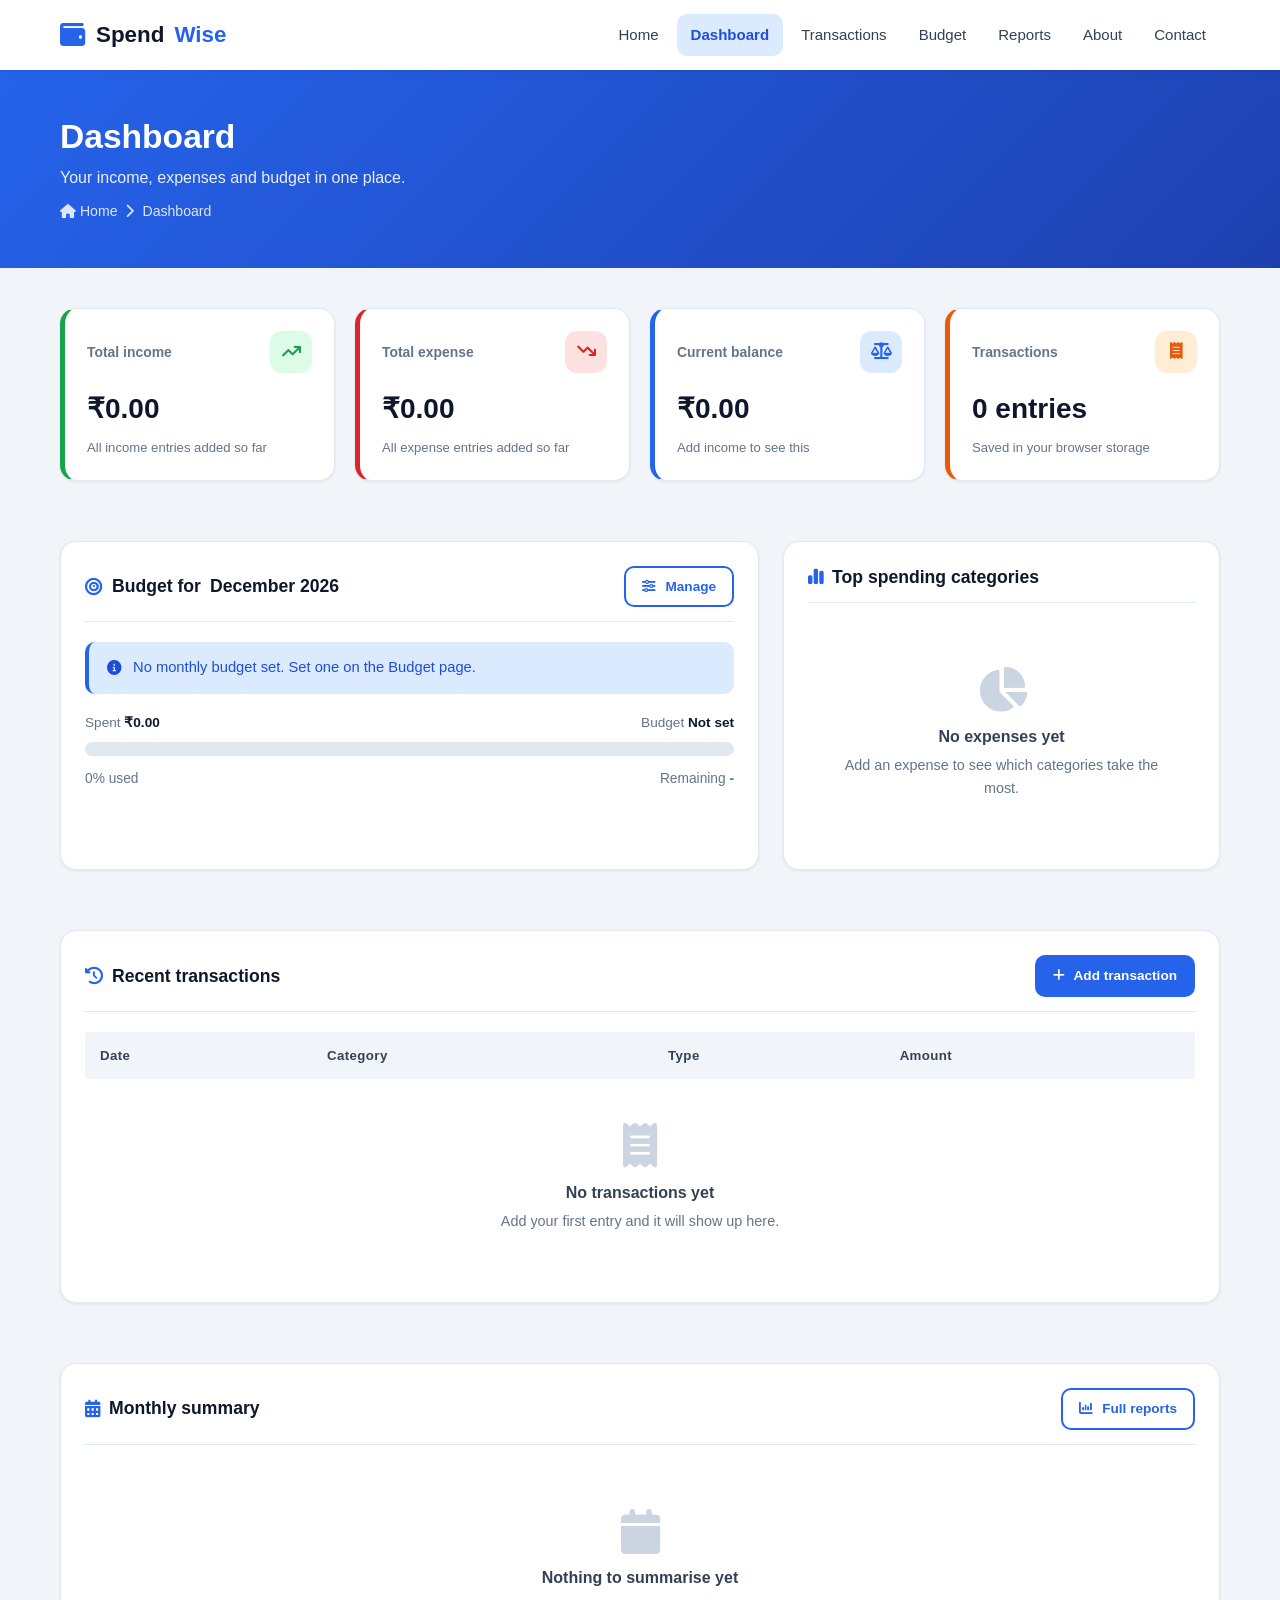
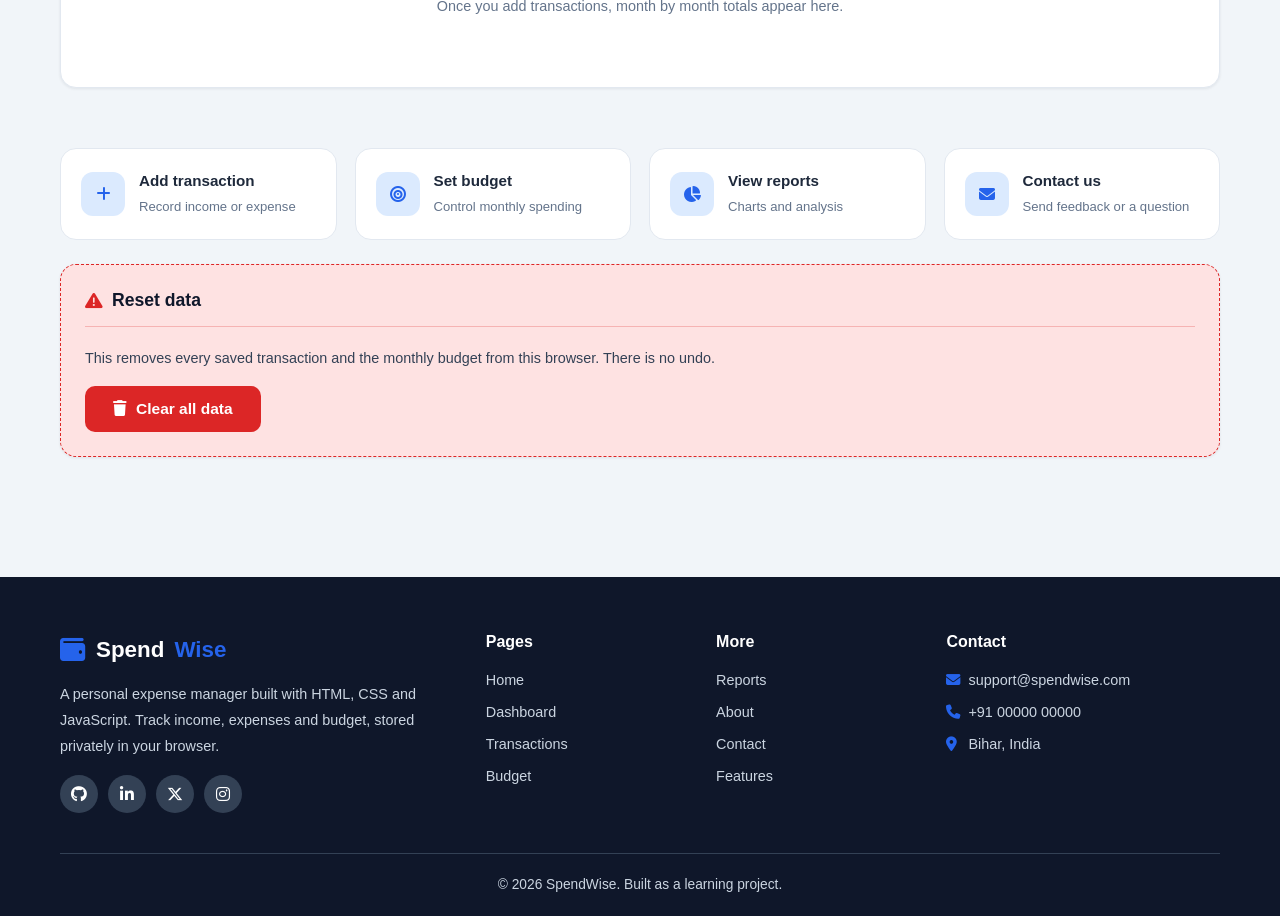
<file: dashboard.html>
<!DOCTYPE html>
<html lang="en">
<head>
    <meta charset="UTF-8">
    <meta name="viewport" content="width=device-width, initial-scale=1.0">
    <title>Dashboard | SpendWise</title>
    <meta name="description" content="Income, expense, balance and budget summary in one dashboard.">

    <link rel="stylesheet" href="https://cdnjs.cloudflare.com/ajax/libs/font-awesome/6.5.2/css/all.min.css">
    <link rel="stylesheet" href="css/style.css">
    <link rel="stylesheet" href="css/dashboard.css">
    <link rel="stylesheet" href="css/responsive.css">
</head>
<body>

    <nav class="navbar">
        <div class="nav-container">
            <a href="index.html" class="logo"><i class="fa-solid fa-wallet"></i> Spend<span>Wise</span></a>
            <ul class="nav-menu" id="navMenu">
                <li><a href="index.html">Home</a></li>
                <li><a href="dashboard.html">Dashboard</a></li>
                <li><a href="transactions.html">Transactions</a></li>
                <li><a href="budget.html">Budget</a></li>
                <li><a href="reports.html">Reports</a></li>
                <li><a href="about.html">About</a></li>
                <li><a href="contact.html">Contact</a></li>
            </ul>
            <button class="menu-toggle" id="menuToggle" aria-label="Open menu"><i class="fa-solid fa-bars"></i></button>
        </div>
    </nav>

    <!-- ============ PAGE HEADER ============ -->
    <header class="page-header">
        <div class="container">
            <h1>Dashboard</h1>
            <p>Your income, expenses and budget in one place.</p>
            <nav class="breadcrumb">
                <a href="index.html"><i class="fa-solid fa-house"></i> Home</a>
                <i class="fa-solid fa-chevron-right"></i>
                <span>Dashboard</span>
            </nav>
        </div>
    </header>

    <!-- ============ SECTION 1 : SUMMARY CARDS ============ -->
    <section class="app-section">
        <div class="container">
            <div class="summary-grid">
                <div class="summary-card income-card">
                    <div class="summary-top">
                        <p>Total income</p>
                        <div class="summary-icon"><i class="fa-solid fa-arrow-trend-up"></i></div>
                    </div>
                    <div class="summary-value text-success" id="totalIncome">&#8377;0.00</div>
                    <p class="summary-note">All income entries added so far</p>
                </div>

                <div class="summary-card expense-card">
                    <div class="summary-top">
                        <p>Total expense</p>
                        <div class="summary-icon"><i class="fa-solid fa-arrow-trend-down"></i></div>
                    </div>
                    <div class="summary-value text-danger" id="totalExpense">&#8377;0.00</div>
                    <p class="summary-note">All expense entries added so far</p>
                </div>

                <div class="summary-card balance-card">
                    <div class="summary-top">
                        <p>Current balance</p>
                        <div class="summary-icon"><i class="fa-solid fa-scale-balanced"></i></div>
                    </div>
                    <div class="summary-value" id="currentBalance">&#8377;0.00</div>
                    <p class="summary-note" id="savingRate">Add income to see this</p>
                </div>

                <div class="summary-card budget-card">
                    <div class="summary-top">
                        <p>Transactions</p>
                        <div class="summary-icon"><i class="fa-solid fa-receipt"></i></div>
                    </div>
                    <div class="summary-value" id="transactionCount">0 entries</div>
                    <p class="summary-note">Saved in your browser storage</p>
                </div>
            </div>
        </div>
    </section>

    <!-- ============ SECTION 2 : BUDGET SNAPSHOT + CATEGORIES ============ -->
    <section class="app-section">
        <div class="container dash-grid">

            <div class="card">
                <div class="card-header">
                    <h3><i class="fa-solid fa-bullseye"></i> Budget for <span id="budgetMonth">this month</span></h3>
                    <a href="budget.html" class="btn btn-outline btn-sm"><i class="fa-solid fa-sliders"></i> Manage</a>
                </div>

                <div id="budgetStatus" class="alert alert-info">
                    <i class="fa-solid fa-circle-info"></i> Loading budget status...
                </div>

                <div class="progress-wrap">
                    <div class="progress-labels">
                        <span>Spent <strong id="budgetSpent">&#8377;0.00</strong></span>
                        <span>Budget <strong id="budgetAmount">Not set</strong></span>
                    </div>
                    <div class="progress-track">
                        <div class="progress-fill level-ok" id="budgetProgress"></div>
                    </div>
                    <div class="progress-meta">
                        <span id="budgetPercent">0% used</span>
                        <span>Remaining <strong id="budgetRemaining">-</strong></span>
                    </div>
                </div>
            </div>

            <div class="card">
                <div class="card-header">
                    <h3><i class="fa-solid fa-chart-simple"></i> Top spending categories</h3>
                </div>
                <ul class="cat-list" id="categoryList"></ul>
                <div class="empty-state hidden" id="categoryEmpty">
                    <i class="fa-solid fa-chart-pie"></i>
                    <h4>No expenses yet</h4>
                    <p>Add an expense to see which categories take the most.</p>
                </div>
            </div>

        </div>
    </section>

    <!-- ============ SECTION 3 : RECENT TRANSACTIONS ============ -->
    <section class="app-section">
        <div class="container">
            <div class="card">
                <div class="card-header">
                    <h3><i class="fa-solid fa-clock-rotate-left"></i> Recent transactions</h3>
                    <a href="transactions.html" class="btn btn-primary btn-sm">
                        <i class="fa-solid fa-plus"></i> Add transaction
                    </a>
                </div>

                <div class="table-wrapper">
                    <table>
                        <thead>
                            <tr>
                                <th>Date</th>
                                <th>Category</th>
                                <th>Type</th>
                                <th>Amount</th>
                            </tr>
                        </thead>
                        <tbody id="recentBody"></tbody>
                    </table>
                </div>

                <div class="empty-state hidden" id="recentEmpty">
                    <i class="fa-solid fa-receipt"></i>
                    <h4>No transactions yet</h4>
                    <p>Add your first entry and it will show up here.</p>
                </div>
            </div>
        </div>
    </section>

    <!-- ============ SECTION 4 : MONTHLY SUMMARY ============ -->
    <section class="app-section">
        <div class="container">
            <div class="card">
                <div class="card-header">
                    <h3><i class="fa-solid fa-calendar-days"></i> Monthly summary</h3>
                    <a href="reports.html" class="btn btn-outline btn-sm"><i class="fa-solid fa-chart-column"></i> Full reports</a>
                </div>
                <ul class="month-list" id="monthList"></ul>
                <div class="empty-state hidden" id="monthEmpty">
                    <i class="fa-solid fa-calendar"></i>
                    <h4>Nothing to summarise yet</h4>
                    <p>Once you add transactions, month by month totals appear here.</p>
                </div>
            </div>
        </div>
    </section>

    <!-- ============ SECTION 5 : QUICK ACTIONS + RESET ============ -->
    <section class="app-section">
        <div class="container">
            <div class="quick-grid">
                <a href="transactions.html" class="quick-card">
                    <i class="fa-solid fa-plus"></i>
                    <div><strong>Add transaction</strong><span>Record income or expense</span></div>
                </a>
                <a href="budget.html" class="quick-card">
                    <i class="fa-solid fa-bullseye"></i>
                    <div><strong>Set budget</strong><span>Control monthly spending</span></div>
                </a>
                <a href="reports.html" class="quick-card">
                    <i class="fa-solid fa-chart-pie"></i>
                    <div><strong>View reports</strong><span>Charts and analysis</span></div>
                </a>
                <a href="contact.html" class="quick-card">
                    <i class="fa-solid fa-envelope"></i>
                    <div><strong>Contact us</strong><span>Send feedback or a question</span></div>
                </a>
            </div>

            <div class="card danger-zone" style="margin-top:24px">
                <div class="card-header"><h3><i class="fa-solid fa-triangle-exclamation"></i> Reset data</h3></div>
                <p>This removes every saved transaction and the monthly budget from this browser. There is no undo.</p>
                <button class="btn btn-danger" id="clearAllData"><i class="fa-solid fa-trash"></i> Clear all data</button>
            </div>
        </div>
    </section>

    <footer class="footer">
        <div class="container">
            <div class="footer-grid">
                <div class="footer-col">
                    <div class="logo"><i class="fa-solid fa-wallet"></i> Spend<span>Wise</span></div>
                    <p>A personal expense manager built with HTML, CSS and JavaScript. Track income, expenses and budget, stored privately in your browser.</p>
                    <div class="social-links">
                        <a href="#" aria-label="GitHub"><i class="fa-brands fa-github"></i></a>
                        <a href="#" aria-label="LinkedIn"><i class="fa-brands fa-linkedin-in"></i></a>
                        <a href="#" aria-label="Twitter"><i class="fa-brands fa-x-twitter"></i></a>
                        <a href="#" aria-label="Instagram"><i class="fa-brands fa-instagram"></i></a>
                    </div>
                </div>
                <div class="footer-col">
                    <h4>Pages</h4>
                    <ul>
                        <li><a href="index.html">Home</a></li>
                        <li><a href="dashboard.html">Dashboard</a></li>
                        <li><a href="transactions.html">Transactions</a></li>
                        <li><a href="budget.html">Budget</a></li>
                    </ul>
                </div>
                <div class="footer-col">
                    <h4>More</h4>
                    <ul>
                        <li><a href="reports.html">Reports</a></li>
                        <li><a href="about.html">About</a></li>
                        <li><a href="contact.html">Contact</a></li>
                        <li><a href="index.html#features">Features</a></li>
                    </ul>
                </div>
                <div class="footer-col">
                    <h4>Contact</h4>
                    <ul>
                        <li><i class="fa-solid fa-envelope"></i> support@spendwise.com</li>
                        <li><i class="fa-solid fa-phone"></i> +91 00000 00000</li>
                        <li><i class="fa-solid fa-location-dot"></i> Bihar, India</li>
                    </ul>
                </div>
            </div>
            <div class="footer-bottom"><p>&copy; 2026 SpendWise. Built as a learning project.</p></div>
        </div>
    </footer>

    <div id="toast"><i class="fa-solid fa-circle-check"></i><span id="toastMessage">Message</span></div>

    <script src="js/main.js"></script>
    <script src="js/dashboard.js"></script>
</body>
</html>
</file>
<file: css/style.css>
/* ============================================
   SpendWise - Personal Expense Manager
   File: css/style.css  (Global Stylesheet)
   ============================================ */

/* ---------- 1. RESET ---------- */
* { margin: 0; padding: 0; box-sizing: border-box; }
html { scroll-behavior: smooth; }

/* ---------- 2. ROOT VARIABLES ---------- */
:root {
    --primary: #2563eb;
    --primary-dark: #1d4ed8;
    --primary-light: #dbeafe;

    --success: #16a34a;
    --success-light: #dcfce7;

    --danger: #dc2626;
    --danger-light: #fee2e2;

    --warning: #ea580c;
    --warning-light: #ffedd5;

    --dark: #0f172a;
    --gray-900: #1e293b;
    --gray-700: #334155;
    --gray-500: #64748b;
    --gray-300: #cbd5e1;
    --gray-200: #e2e8f0;
    --gray-100: #f1f5f9;
    --white: #ffffff;

    --radius: 10px;
    --radius-lg: 16px;
    --shadow-sm: 0 1px 3px rgba(15, 23, 42, 0.08);
    --shadow: 0 4px 16px rgba(15, 23, 42, 0.08);
    --shadow-lg: 0 12px 32px rgba(15, 23, 42, 0.12);
    --transition: all 0.3s ease;
    --font: 'Segoe UI', 'Poppins', Tahoma, Geneva, Verdana, sans-serif;
}

/* ---------- 3. BASE ---------- */
body {
    font-family: var(--font);
    background-color: var(--gray-100);
    color: var(--gray-900);
    line-height: 1.6;
    font-size: 16px;
}
a { text-decoration: none; color: inherit; }
ul { list-style: none; }
img { max-width: 100%; display: block; }

.container {
    width: 100%;
    max-width: 1200px;
    margin: 0 auto;
    padding: 0 20px;
}

/* ---------- 4. TYPOGRAPHY ---------- */
h1, h2, h3, h4 { color: var(--dark); font-weight: 700; line-height: 1.3; }
h1 { font-size: 2.6rem; }
h2 { font-size: 2rem; }
h3 { font-size: 1.3rem; }

.section { padding: 70px 0; }
.section-alt { background: var(--white); }

.section-header {
    text-align: center;
    max-width: 640px;
    margin: 0 auto 45px;
}
.section-header h2 { margin-bottom: 12px; }
.section-header p { color: var(--gray-500); }

.section-tag {
    display: inline-block;
    background: var(--primary-light);
    color: var(--primary-dark);
    padding: 6px 16px;
    border-radius: 50px;
    font-size: 0.82rem;
    font-weight: 600;
    letter-spacing: 0.5px;
    margin-bottom: 14px;
}
.section-tag.light { background: rgba(255, 255, 255, 0.15); color: #fff; }

.text-success { color: var(--success); }
.text-danger  { color: var(--danger); }
.text-primary { color: var(--primary); }
.text-warning { color: var(--warning); }

/* ---------- 5. BUTTONS ---------- */
.btn {
    display: inline-flex;
    align-items: center;
    justify-content: center;
    gap: 9px;
    padding: 12px 26px;
    border: 2px solid transparent;
    border-radius: var(--radius);
    font-size: 0.97rem;
    font-family: var(--font);
    font-weight: 600;
    cursor: pointer;
    transition: var(--transition);
    white-space: nowrap;
}
.btn-primary { background: var(--primary); color: var(--white); }
.btn-primary:hover { background: var(--primary-dark); transform: translateY(-2px); box-shadow: var(--shadow); }

.btn-outline { background: transparent; color: var(--primary); border-color: var(--primary); }
.btn-outline:hover { background: var(--primary); color: var(--white); }

.btn-outline-light { background: transparent; color: #fff; border-color: rgba(255, 255, 255, 0.6); }
.btn-outline-light:hover { background: #fff; color: var(--primary); }

.btn-success { background: var(--success); color: var(--white); }
.btn-success:hover { background: #15803d; }

.btn-danger { background: var(--danger); color: var(--white); }
.btn-danger:hover { background: #b91c1c; }

.btn-light { background: var(--white); color: var(--primary); }
.btn-light:hover { background: var(--gray-200); }

.btn-secondary { background: var(--gray-200); color: var(--gray-700); }
.btn-secondary:hover { background: var(--gray-300); }

.btn-sm { padding: 8px 16px; font-size: 0.85rem; }
.btn-block { width: 100%; }

/* ---------- 6. NAVBAR ---------- */
.navbar {
    background: var(--white);
    box-shadow: var(--shadow-sm);
    position: sticky;
    top: 0;
    z-index: 999;
}
.nav-container {
    max-width: 1200px;
    margin: 0 auto;
    padding: 0 20px;
    height: 70px;
    display: flex;
    align-items: center;
    justify-content: space-between;
}
.logo {
    display: flex;
    align-items: center;
    gap: 10px;
    font-size: 1.4rem;
    font-weight: 700;
    color: var(--dark);
}
.logo i { color: var(--primary); font-size: 1.6rem; }
.logo span { color: var(--primary); }

.nav-menu { display: flex; align-items: center; gap: 4px; }
.nav-menu li a {
    display: block;
    padding: 9px 14px;
    border-radius: var(--radius);
    font-size: 0.94rem;
    font-weight: 500;
    color: var(--gray-700);
    transition: var(--transition);
}
.nav-menu li a:hover { background: var(--gray-100); color: var(--primary); }
.nav-menu li a.active { background: var(--primary-light); color: var(--primary-dark); font-weight: 600; }

.menu-toggle {
    display: none;
    background: none;
    border: none;
    font-size: 1.4rem;
    color: var(--dark);
    cursor: pointer;
}

/* ---------- 7. PAGE HEADER ---------- */
.page-header {
    background: linear-gradient(135deg, var(--primary) 0%, #1e40af 100%);
    color: var(--white);
    padding: 45px 0;
}
.page-header h1 { color: var(--white); font-size: 2.1rem; margin-bottom: 6px; }
.page-header p { opacity: 0.9; }
.breadcrumb {
    display: flex;
    align-items: center;
    gap: 8px;
    font-size: 0.88rem;
    margin-top: 10px;
    opacity: 0.85;
}

/* ---------- 8. CARDS ---------- */
.card {
    background: var(--white);
    border-radius: var(--radius-lg);
    padding: 24px;
    box-shadow: var(--shadow-sm);
    border: 1px solid var(--gray-200);
}
.card-header {
    display: flex;
    align-items: center;
    justify-content: space-between;
    flex-wrap: wrap;
    gap: 12px;
    margin-bottom: 20px;
    padding-bottom: 14px;
    border-bottom: 1px solid var(--gray-200);
}
.card-header h3 { display: flex; align-items: center; gap: 9px; font-size: 1.1rem; }
.card-header h3 i { color: var(--primary); }

/* ---------- 9. FORMS ---------- */
.form-group { margin-bottom: 18px; }
.form-group label {
    display: block;
    margin-bottom: 7px;
    font-size: 0.9rem;
    font-weight: 600;
    color: var(--gray-700);
}
.form-control {
    width: 100%;
    padding: 12px 14px;
    font-size: 0.95rem;
    font-family: var(--font);
    color: var(--gray-900);
    background: var(--white);
    border: 2px solid var(--gray-200);
    border-radius: var(--radius);
    transition: var(--transition);
}
.form-control:focus {
    outline: none;
    border-color: var(--primary);
    box-shadow: 0 0 0 3px var(--primary-light);
}
.form-control::placeholder { color: var(--gray-300); }
textarea.form-control { resize: vertical; min-height: 120px; }

.form-row { display: grid; grid-template-columns: 1fr 1fr; gap: 16px; }

.error-message {
    display: block;
    min-height: 18px;
    margin-top: 5px;
    font-size: 0.8rem;
    font-weight: 500;
    color: var(--danger);
}
.form-control.input-error { border-color: var(--danger); }

.type-selector { display: grid; grid-template-columns: 1fr 1fr; gap: 12px; }
.type-option input[type="radio"] { display: none; }
.type-option label {
    display: flex;
    align-items: center;
    justify-content: center;
    gap: 8px;
    margin: 0;
    padding: 13px;
    border: 2px solid var(--gray-200);
    border-radius: var(--radius);
    cursor: pointer;
    font-weight: 600;
    color: var(--gray-500);
    transition: var(--transition);
}
.type-option input[type="radio"]:checked + label.income-label {
    border-color: var(--success); background: var(--success-light); color: var(--success);
}
.type-option input[type="radio"]:checked + label.expense-label {
    border-color: var(--danger); background: var(--danger-light); color: var(--danger);
}

/* ---------- 10. TABLE ---------- */
.table-wrapper { overflow-x: auto; }
table { width: 100%; border-collapse: collapse; min-width: 640px; }
table thead th {
    background: var(--gray-100);
    padding: 13px 15px;
    text-align: left;
    font-size: 0.83rem;
    font-weight: 700;
    color: var(--gray-700);
    letter-spacing: 0.4px;
}
table tbody td { padding: 14px 15px; border-bottom: 1px solid var(--gray-200); font-size: 0.93rem; }
table tbody tr:hover { background: var(--gray-100); }

.badge {
    display: inline-flex;
    align-items: center;
    gap: 6px;
    padding: 5px 12px;
    border-radius: 50px;
    font-size: 0.78rem;
    font-weight: 600;
}
.badge-income { background: var(--success-light); color: var(--success); }
.badge-expense { background: var(--danger-light); color: var(--danger); }
.badge-category { background: var(--gray-100); color: var(--gray-700); }

.btn-icon {
    width: 34px; height: 34px;
    display: inline-flex; align-items: center; justify-content: center;
    border: none; border-radius: 8px;
    background: var(--danger-light); color: var(--danger);
    cursor: pointer; transition: var(--transition);
}
.btn-icon:hover { background: var(--danger); color: var(--white); }

/* ---------- 11. EMPTY STATE ---------- */
.empty-state { padding: 45px 20px; text-align: center; color: var(--gray-500); }
.empty-state i { font-size: 2.8rem; color: var(--gray-300); margin-bottom: 14px; }
.empty-state h4 { color: var(--gray-700); margin-bottom: 6px; }
.empty-state p { font-size: 0.9rem; }

/* ---------- 12. ALERT / TOAST ---------- */
.alert {
    display: flex; align-items: center; gap: 11px;
    padding: 14px 18px; border-radius: var(--radius);
    font-size: 0.92rem; font-weight: 500; margin-bottom: 18px;
}
.alert-success { background: var(--success-light); color: var(--success); border-left: 4px solid var(--success); }
.alert-danger  { background: var(--danger-light);  color: var(--danger);  border-left: 4px solid var(--danger); }
.alert-warning { background: var(--warning-light); color: var(--warning); border-left: 4px solid var(--warning); }
.alert-info    { background: var(--primary-light); color: var(--primary-dark); border-left: 4px solid var(--primary); }

.hidden { display: none !important; }

#toast {
    position: fixed; bottom: 25px; right: 25px; z-index: 9999;
    display: flex; align-items: center; gap: 11px;
    padding: 15px 22px;
    background: var(--dark); color: var(--white);
    border-radius: var(--radius); box-shadow: var(--shadow-lg);
    font-size: 0.93rem; font-weight: 500;
    opacity: 0; transform: translateY(20px);
    pointer-events: none; transition: var(--transition);
}
#toast.show { opacity: 1; transform: translateY(0); }
#toast.toast-success i { color: #4ade80; }
#toast.toast-error i   { color: #f87171; }
#toast.toast-warning i { color: #fb923c; }

/* ---------- 13. FOOTER ---------- */
.footer { background: var(--dark); color: var(--gray-300); padding: 55px 0 0; margin-top: 60px; }
.footer-grid {
    display: grid;
    grid-template-columns: 2fr 1fr 1fr 1.4fr;
    gap: 35px;
    padding-bottom: 40px;
}
.footer-col h4 { color: var(--white); font-size: 1rem; margin-bottom: 16px; }
.footer-col p { font-size: 0.9rem; line-height: 1.8; }
.footer .logo { color: var(--white); margin-bottom: 14px; }
.footer-col ul li { margin-bottom: 9px; font-size: 0.9rem; }
.footer-col ul li a { transition: var(--transition); }
.footer-col ul li a:hover { color: var(--white); padding-left: 5px; }
.footer-col ul li i { width: 18px; color: var(--primary); }

.social-links { display: flex; gap: 10px; margin-top: 15px; }
.social-links a {
    width: 38px; height: 38px;
    display: flex; align-items: center; justify-content: center;
    background: var(--gray-700); color: var(--white);
    border-radius: 50%; transition: var(--transition);
}
.social-links a:hover { background: var(--primary); transform: translateY(-3px); }

.footer-bottom {
    border-top: 1px solid var(--gray-700);
    padding: 20px 0; text-align: center; font-size: 0.86rem;
}

/* ---------- 14. ANIMATION ---------- */
@keyframes fadeUp {
    from { opacity: 0; transform: translateY(18px); }
    to   { opacity: 1; transform: translateY(0); }
}
.fade-up { animation: fadeUp 0.5s ease forwards; }

@media (prefers-reduced-motion: reduce) {
    * { animation: none !important; transition: none !important; }
}

/* ---------- 15. FOCUS (accessibility) ---------- */
a:focus-visible, button:focus-visible, input:focus-visible,
select:focus-visible, textarea:focus-visible {
    outline: 3px solid var(--primary);
    outline-offset: 2px;
}
</file>
<file: css/pages.css>
/* ============================================
   SpendWise
   File: css/pages.css
   Home, About and Contact page sections
   ============================================ */

/* ---------- HERO ---------- */
.hero {
    background: linear-gradient(180deg, var(--white) 0%, var(--gray-100) 100%);
    padding: 70px 0;
}
.hero-grid {
    display: grid;
    grid-template-columns: 1.1fr 0.9fr;
    gap: 50px;
    align-items: center;
}
.hero-text h1 { margin-bottom: 18px; }
.hero-text > p {
    color: var(--gray-500);
    font-size: 1.05rem;
    max-width: 60ch;
    margin-bottom: 28px;
}
.hero-btns { display: flex; gap: 14px; flex-wrap: wrap; margin-bottom: 26px; }

.hero-points { display: flex; gap: 22px; flex-wrap: wrap; }
.hero-points li {
    display: flex; align-items: center; gap: 8px;
    font-size: 0.9rem; color: var(--gray-700); font-weight: 500;
}
.hero-points li i { color: var(--success); }

/* hero preview card */
.preview-card {
    background: var(--white);
    border: 1px solid var(--gray-200);
    border-radius: var(--radius-lg);
    padding: 24px;
    box-shadow: var(--shadow-lg);
}
.preview-head {
    display: flex; align-items: center; justify-content: space-between;
    font-size: 0.9rem; font-weight: 600; color: var(--gray-700);
    padding-bottom: 14px; border-bottom: 1px solid var(--gray-200);
}
.preview-head i { color: var(--primary); }
.preview-head span { display: flex; align-items: center; gap: 8px; }

.preview-balance { padding: 20px 0 16px; }
.preview-balance p { font-size: 0.85rem; color: var(--gray-500); }
.preview-balance h3 { font-size: 2.1rem; color: var(--primary); }

.preview-stats { display: grid; grid-template-columns: 1fr 1fr; gap: 12px; }
.preview-stat {
    display: flex; align-items: center; gap: 11px;
    padding: 13px; border-radius: var(--radius);
}
.preview-stat i { font-size: 1.15rem; }
.preview-stat small { display: block; font-size: 0.76rem; opacity: 0.85; }
.preview-stat strong { font-size: 1rem; }
.preview-stat.income  { background: var(--success-light); color: var(--success); }
.preview-stat.expense { background: var(--danger-light);  color: var(--danger); }

.preview-bar {
    height: 8px; background: var(--gray-200);
    border-radius: 50px; overflow: hidden; margin: 20px 0 10px;
}
.preview-bar-fill {
    height: 100%; width: 0%;
    background: linear-gradient(90deg, var(--primary), #60a5fa);
    border-radius: 50px; transition: width 0.6s ease;
}
.preview-note {
    display: flex; align-items: center; gap: 7px;
    font-size: 0.8rem; color: var(--gray-500);
}

/* ---------- FEATURES ---------- */
.features-grid {
    display: grid;
    grid-template-columns: repeat(3, 1fr);
    gap: 24px;
}
.feature-card {
    background: var(--white);
    border: 1px solid var(--gray-200);
    border-radius: var(--radius-lg);
    padding: 28px 24px;
    transition: var(--transition);
}
.feature-card:hover { box-shadow: var(--shadow); border-color: var(--primary); }
.feature-card h3 { font-size: 1.12rem; margin-bottom: 9px; }
.feature-card p { font-size: 0.92rem; color: var(--gray-500); }

.feature-icon {
    width: 52px; height: 52px;
    display: flex; align-items: center; justify-content: center;
    border-radius: 14px; font-size: 1.3rem; margin-bottom: 18px;
}
.feature-icon.blue   { background: var(--primary-light); color: var(--primary); }
.feature-icon.green  { background: var(--success-light); color: var(--success); }
.feature-icon.orange { background: var(--warning-light); color: var(--warning); }
.feature-icon.purple { background: #ede9fe; color: #7c3aed; }
.feature-icon.teal   { background: #ccfbf1; color: #0d9488; }
.feature-icon.red    { background: var(--danger-light); color: var(--danger); }

/* ---------- HOW IT WORKS ---------- */
.steps-grid {
    display: flex;
    align-items: stretch;
    justify-content: center;
    gap: 18px;
}
.step-card {
    flex: 1;
    position: relative;
    background: var(--gray-100);
    border: 1px solid var(--gray-200);
    border-radius: var(--radius-lg);
    padding: 30px 24px;
}
.step-number {
    position: absolute; top: 18px; right: 22px;
    font-size: 1.6rem; font-weight: 800; color: var(--gray-300);
}
.step-icon { font-size: 1.7rem; color: var(--primary); margin-bottom: 16px; display: block; }
.step-card h3 { font-size: 1.08rem; margin-bottom: 9px; }
.step-card p { font-size: 0.91rem; color: var(--gray-500); }

.step-arrow {
    display: flex; align-items: center;
    color: var(--gray-300); font-size: 1.3rem;
}

/* ---------- STATISTICS ---------- */
.stats-section {
    background: linear-gradient(135deg, var(--primary) 0%, #1e40af 100%);
    color: var(--white);
    padding: 70px 0;
}
.stats-section h2 { color: var(--white); }
.stats-grid {
    display: grid;
    grid-template-columns: repeat(4, 1fr);
    gap: 22px;
}
.stat-box {
    background: rgba(255, 255, 255, 0.1);
    border: 1px solid rgba(255, 255, 255, 0.18);
    border-radius: var(--radius-lg);
    padding: 28px 20px;
    text-align: center;
}
.stat-box i { font-size: 1.7rem; margin-bottom: 12px; opacity: 0.9; }
.stat-box h3 { color: var(--white); font-size: 1.9rem; margin-bottom: 4px; }
.stat-box p { font-size: 0.88rem; opacity: 0.85; }

/* ---------- CTA ---------- */
.cta-section { background: var(--dark); color: var(--white); padding: 55px 0; }
.cta-inner {
    display: flex; align-items: center; justify-content: space-between;
    gap: 30px; flex-wrap: wrap;
}
.cta-inner h2 { color: var(--white); margin-bottom: 8px; }
.cta-inner p { color: var(--gray-300); font-size: 0.97rem; }
.cta-btns { display: flex; gap: 14px; flex-wrap: wrap; }

/* ---------- ABOUT PAGE ---------- */
.about-grid {
    display: grid;
    grid-template-columns: 1.15fr 0.85fr;
    gap: 45px;
    align-items: start;
}
.about-text p { color: var(--gray-500); margin-bottom: 16px; }
.about-text h2 { margin-bottom: 16px; }

.info-list li {
    display: flex; gap: 13px; align-items: flex-start;
    padding: 14px 0; border-bottom: 1px solid var(--gray-200);
}
.info-list li:last-child { border-bottom: none; }
.info-list li i { color: var(--primary); margin-top: 4px; }
.info-list strong { display: block; font-size: 0.95rem; }
.info-list span { font-size: 0.88rem; color: var(--gray-500); }

.tech-grid {
    display: grid;
    grid-template-columns: repeat(6, 1fr);
    gap: 18px;
}
.tech-card {
    background: var(--white);
    border: 1px solid var(--gray-200);
    border-radius: var(--radius-lg);
    padding: 24px 12px;
    text-align: center;
    transition: var(--transition);
}
.tech-card:hover { transform: translateY(-4px); box-shadow: var(--shadow); }
.tech-card i { font-size: 2.1rem; margin-bottom: 10px; }
.tech-card h4 { font-size: 0.92rem; }
.tech-card span { font-size: 0.78rem; color: var(--gray-500); }
.tech-html  { color: #e34f26; }
.tech-css   { color: #1572b6; }
.tech-js    { color: #f7df1e; }
.tech-store { color: var(--success); }
.tech-fa    { color: #538dd7; }
.tech-chart { color: #ff6384; }

.developer-card {
    background: var(--white);
    border: 1px solid var(--gray-200);
    border-radius: var(--radius-lg);
    padding: 36px;
    display: grid;
    grid-template-columns: 130px 1fr;
    gap: 30px;
    align-items: center;
}
.dev-avatar {
    width: 130px; height: 130px;
    display: flex; align-items: center; justify-content: center;
    background: var(--primary-light); color: var(--primary);
    border-radius: 50%; font-size: 3.4rem;
}
.dev-info h3 { margin-bottom: 4px; }
.dev-role { color: var(--primary); font-weight: 600; font-size: 0.93rem; margin-bottom: 12px; }
.dev-info p { color: var(--gray-500); font-size: 0.94rem; margin-bottom: 16px; }
.dev-links { display: flex; gap: 12px; flex-wrap: wrap; }

.timeline { max-width: 760px; margin: 0 auto; }
.timeline-item {
    position: relative;
    padding: 0 0 30px 34px;
    border-left: 2px solid var(--gray-200);
}
.timeline-item:last-child { border-left-color: transparent; padding-bottom: 0; }
.timeline-item::before {
    content: '';
    position: absolute; left: -8px; top: 3px;
    width: 14px; height: 14px;
    background: var(--primary);
    border: 3px solid var(--white);
    border-radius: 50%;
}
.timeline-item h4 { font-size: 1rem; margin-bottom: 4px; }
.timeline-item p { font-size: 0.9rem; color: var(--gray-500); }

/* ---------- CONTACT PAGE ---------- */
.contact-grid {
    display: grid;
    grid-template-columns: 0.85fr 1.15fr;
    gap: 30px;
    align-items: start;
}
.contact-info-list li {
    display: flex; gap: 15px; align-items: flex-start;
    padding: 18px 0; border-bottom: 1px solid var(--gray-200);
}
.contact-info-list li:last-child { border-bottom: none; }
.contact-icon {
    width: 44px; height: 44px; flex-shrink: 0;
    display: flex; align-items: center; justify-content: center;
    background: var(--primary-light); color: var(--primary);
    border-radius: 12px;
}
.contact-info-list strong { display: block; font-size: 0.94rem; }
.contact-info-list span { font-size: 0.88rem; color: var(--gray-500); }

.faq-item {
    background: var(--white);
    border: 1px solid var(--gray-200);
    border-radius: var(--radius);
    margin-bottom: 12px;
    overflow: hidden;
}
.faq-question {
    width: 100%;
    display: flex; align-items: center; justify-content: space-between; gap: 14px;
    padding: 17px 20px;
    background: none; border: none;
    font-family: var(--font); font-size: 0.97rem; font-weight: 600;
    color: var(--dark); text-align: left; cursor: pointer;
}
.faq-question i { color: var(--primary); transition: var(--transition); }
.faq-item.open .faq-question i { transform: rotate(180deg); }
.faq-answer {
    max-height: 0;
    overflow: hidden;
    padding: 0 20px;
    font-size: 0.92rem;
    color: var(--gray-500);
    transition: max-height 0.3s ease, padding 0.3s ease;
}
.faq-item.open .faq-answer { max-height: 300px; padding: 0 20px 18px; }
</file>
<file: css/responsive.css>
/* ============================================
   SpendWise
   File: css/responsive.css
   All media queries (load this LAST)
   ============================================ */

/* ---------- LARGE LAPTOP ---------- */
@media (max-width: 1100px) {
    .features-grid { grid-template-columns: repeat(2, 1fr); }
    .tech-grid { grid-template-columns: repeat(3, 1fr); }
    .summary-grid { grid-template-columns: repeat(2, 1fr); }
    .quick-grid { grid-template-columns: repeat(2, 1fr); }
    .dash-grid { grid-template-columns: 1fr; }
    .form-col-grid { grid-template-columns: 1fr; }
}

/* ---------- TABLET ---------- */
@media (max-width: 992px) {
    h1 { font-size: 2.1rem; }
    h2 { font-size: 1.65rem; }

    .nav-menu {
        position: fixed;
        top: 70px;
        left: 0;
        width: 100%;
        flex-direction: column;
        align-items: stretch;
        gap: 0;
        background: var(--white);
        border-top: 1px solid var(--gray-200);
        box-shadow: var(--shadow);
        padding: 10px 20px 20px;
        transform: translateY(-140%);
        transition: transform 0.3s ease;
        z-index: 998;
    }
    .nav-menu.open { transform: translateY(0); }
    .nav-menu li a { padding: 13px 14px; }

    .menu-toggle { display: block; }

    .hero-grid { grid-template-columns: 1fr; gap: 38px; }
    .about-grid { grid-template-columns: 1fr; gap: 30px; }
    .contact-grid { grid-template-columns: 1fr; }
    .two-col { grid-template-columns: 1fr; }
    .stats-grid { grid-template-columns: repeat(2, 1fr); }

    .steps-grid { flex-direction: column; }
    .step-arrow { transform: rotate(90deg); justify-content: center; padding: 4px 0; }

    .footer-grid { grid-template-columns: 1fr 1fr; gap: 28px; }

    .filter-bar { grid-template-columns: 1fr 1fr; }
    .filter-bar .btn { width: 100%; }
}

/* ---------- MOBILE ---------- */
@media (max-width: 640px) {
    body { font-size: 15px; }
    h1 { font-size: 1.8rem; }
    h2 { font-size: 1.45rem; }

    .section { padding: 48px 0; }
    .app-section { padding: 28px 0 14px; }
    .section-header { margin-bottom: 32px; }

    .card { padding: 18px; }

    .summary-grid { grid-template-columns: 1fr; }
    .quick-grid { grid-template-columns: 1fr; }
    .stats-grid { grid-template-columns: 1fr; }
    .features-grid { grid-template-columns: 1fr; }
    .tech-grid { grid-template-columns: repeat(2, 1fr); }
    .form-row { grid-template-columns: 1fr; }
    .filter-bar { grid-template-columns: 1fr; }

    .hero-btns .btn,
    .cta-btns .btn { width: 100%; }

    .developer-card { grid-template-columns: 1fr; text-align: center; justify-items: center; }

    .footer-grid { grid-template-columns: 1fr; }
    .footer { padding-top: 40px; }

    .month-list li { grid-template-columns: 1fr 1fr; gap: 6px; }
    .month-list li.month-head { display: none; }

    .chart-box { height: 260px; }

    #toast { left: 16px; right: 16px; bottom: 16px; }
}

/* ---------- SMALL MOBILE ---------- */
@media (max-width: 380px) {
    .summary-value { font-size: 1.5rem; }
    .type-selector { grid-template-columns: 1fr; }
}

/* ---------- PRINT ---------- */
@media print {
    .navbar, .footer, .menu-toggle, #toast, .btn { display: none !important; }
    body { background: #fff; }
}
</file>
<file: css/dashboard.css>
/* ============================================
   SpendWise
   File: css/dashboard.css
   Dashboard, Transactions, Budget, Reports
   ============================================ */

.app-section { padding: 40px 0 20px; }
.app-section:last-of-type { padding-bottom: 60px; }

/* ---------- SUMMARY CARDS ---------- */
.summary-grid {
    display: grid;
    grid-template-columns: repeat(4, 1fr);
    gap: 20px;
}
.summary-card {
    background: var(--white);
    border: 1px solid var(--gray-200);
    border-left: 5px solid var(--primary);
    border-radius: var(--radius-lg);
    padding: 22px;
    box-shadow: var(--shadow-sm);
}
.summary-card.income-card  { border-left-color: var(--success); }
.summary-card.expense-card { border-left-color: var(--danger); }
.summary-card.balance-card { border-left-color: var(--primary); }
.summary-card.budget-card  { border-left-color: var(--warning); }

.summary-top {
    display: flex; align-items: center; justify-content: space-between;
    margin-bottom: 14px;
}
.summary-top p { font-size: 0.87rem; font-weight: 600; color: var(--gray-500); }
.summary-icon {
    width: 42px; height: 42px;
    display: flex; align-items: center; justify-content: center;
    border-radius: 12px; font-size: 1.05rem;
}
.income-card  .summary-icon { background: var(--success-light); color: var(--success); }
.expense-card .summary-icon { background: var(--danger-light);  color: var(--danger); }
.balance-card .summary-icon { background: var(--primary-light); color: var(--primary); }
.budget-card  .summary-icon { background: var(--warning-light); color: var(--warning); }

.summary-value { font-size: 1.75rem; font-weight: 700; color: var(--dark); }
.summary-note { font-size: 0.82rem; color: var(--gray-500); margin-top: 5px; }

/* ---------- LAYOUT GRIDS ---------- */
.dash-grid {
    display: grid;
    grid-template-columns: 1.6fr 1fr;
    gap: 24px;
}
.two-col {
    display: grid;
    grid-template-columns: 1fr 1fr;
    gap: 24px;
}
.form-col-grid {
    display: grid;
    grid-template-columns: 0.85fr 1.15fr;
    gap: 24px;
    align-items: start;
}

/* ---------- PROGRESS BARS ---------- */
.progress-wrap { margin-top: 6px; }
.progress-labels {
    display: flex; justify-content: space-between;
    font-size: 0.85rem; color: var(--gray-500); margin-bottom: 8px;
}
.progress-labels strong { color: var(--dark); }

.progress-track {
    height: 14px;
    background: var(--gray-200);
    border-radius: 50px;
    overflow: hidden;
}
.progress-fill {
    height: 100%;
    width: 0%;
    background: var(--success);
    border-radius: 50px;
    transition: width 0.6s ease, background 0.3s ease;
}
.progress-fill.level-ok      { background: var(--success); }
.progress-fill.level-warning { background: var(--warning); }
.progress-fill.level-danger  { background: var(--danger); }

.progress-meta {
    display: flex; justify-content: space-between; flex-wrap: wrap; gap: 10px;
    margin-top: 12px; font-size: 0.86rem; color: var(--gray-500);
}

/* ---------- CATEGORY BAR LIST (pure CSS chart) ---------- */
.cat-list li { margin-bottom: 17px; }
.cat-list li:last-child { margin-bottom: 0; }
.cat-top {
    display: flex; justify-content: space-between; align-items: center;
    font-size: 0.89rem; margin-bottom: 7px;
}
.cat-top span { display: flex; align-items: center; gap: 8px; color: var(--gray-700); font-weight: 500; }
.cat-top span i { color: var(--primary); width: 16px; }
.cat-top strong { color: var(--dark); }
.cat-track { height: 9px; background: var(--gray-200); border-radius: 50px; overflow: hidden; }
.cat-fill {
    height: 100%; width: 0%;
    background: linear-gradient(90deg, var(--primary), #60a5fa);
    border-radius: 50px; transition: width 0.6s ease;
}

/* ---------- MONTHLY SUMMARY ---------- */
.month-list li {
    display: grid;
    grid-template-columns: 1.1fr 1fr 1fr 1fr;
    gap: 10px;
    padding: 13px 0;
    border-bottom: 1px solid var(--gray-200);
    font-size: 0.89rem;
}
.month-list li:last-child { border-bottom: none; }
.month-list li.month-head {
    font-weight: 700; color: var(--gray-500);
    font-size: 0.8rem; letter-spacing: 0.4px;
}

/* ---------- FILTER BAR ---------- */
.filter-bar {
    display: grid;
    grid-template-columns: 2fr 1fr 1fr auto;
    gap: 14px;
    align-items: end;
}
.filter-bar .form-group { margin-bottom: 0; }
.search-field { position: relative; }
.search-field i {
    position: absolute; left: 14px; top: 50%; transform: translateY(-50%);
    color: var(--gray-300);
}
.search-field .form-control { padding-left: 40px; }

.result-count {
    font-size: 0.85rem; color: var(--gray-500);
    margin-top: 14px;
}

/* ---------- QUICK ACTIONS ---------- */
.quick-grid {
    display: grid;
    grid-template-columns: repeat(4, 1fr);
    gap: 18px;
}
.quick-card {
    display: flex; align-items: center; gap: 14px;
    background: var(--white);
    border: 1px solid var(--gray-200);
    border-radius: var(--radius-lg);
    padding: 20px;
    transition: var(--transition);
}
.quick-card:hover { border-color: var(--primary); box-shadow: var(--shadow); }
.quick-card i {
    width: 44px; height: 44px; flex-shrink: 0;
    display: flex; align-items: center; justify-content: center;
    background: var(--primary-light); color: var(--primary);
    border-radius: 12px;
}
.quick-card strong { display: block; font-size: 0.95rem; }
.quick-card span { font-size: 0.82rem; color: var(--gray-500); }

/* ---------- CHART BOXES ---------- */
.chart-box {
    position: relative;
    height: 320px;
}
.chart-box canvas { max-height: 100%; }

.chart-note {
    display: flex; align-items: center; gap: 8px;
    font-size: 0.82rem; color: var(--gray-500); margin-top: 14px;
}

/* ---------- TOP CATEGORY TABLE ---------- */
.rank-badge {
    display: inline-flex; align-items: center; justify-content: center;
    width: 26px; height: 26px;
    background: var(--primary-light); color: var(--primary-dark);
    border-radius: 50%; font-size: 0.78rem; font-weight: 700;
}

/* ---------- DANGER ZONE ---------- */
.danger-zone {
    border: 1px dashed var(--danger);
    background: var(--danger-light);
}
.danger-zone .card-header { border-bottom-color: rgba(220, 38, 38, 0.25); }
.danger-zone .card-header h3 i { color: var(--danger); }
.danger-zone p { font-size: 0.9rem; color: var(--gray-700); margin-bottom: 16px; }
</file>
